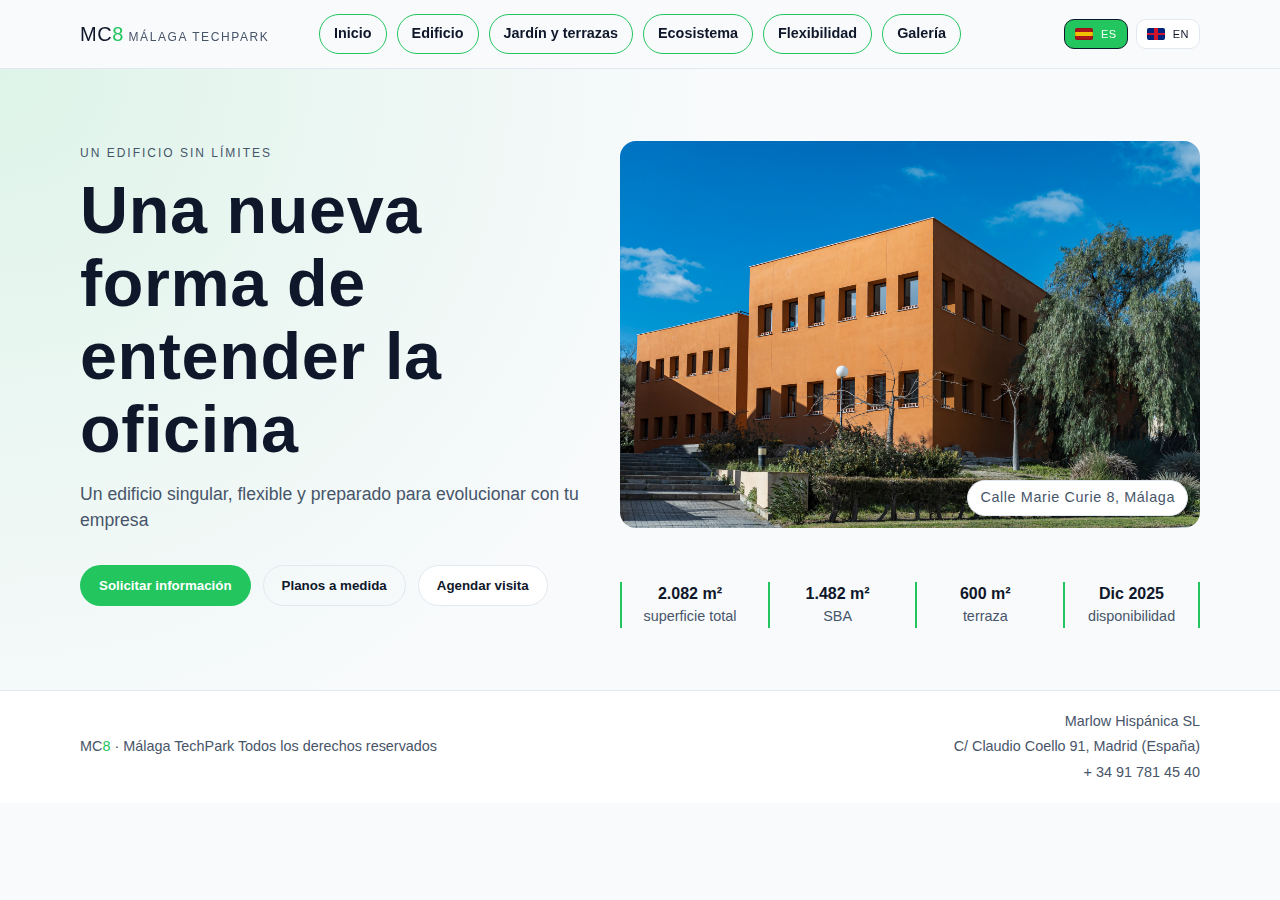
<file: index.html>
﻿<!DOCTYPE html>
<html lang="es">
<head>
  <meta charset="UTF-8" />
  <meta name="viewport" content="width=device-width, initial-scale=1" />
  <title>MC8 · Málaga TechPark — Portada</title>
  <meta name="description" content="Edificio de oficinas premium en Málaga TechPark. Flexibilidad total, bienestar y espacios exteriores" />
  <meta property="og:type" content="website" />
  <meta property="og:title" content="MC8 · Málaga TechPark — Portada" />
  <meta property="og:description" content="Edificio corporativo premium en Málaga TechPark" />
  <meta property="og:image" content="assets/exterior-building-garden_1.jpg" />
  <link rel="stylesheet" href="styles.css" />
</head>
<body>
  <a class="skip-link" href="#main">Saltar al contenido</a>

  <header class="site-header">
  <div class="container header-inner header-three">
    <div class="brand">
      <div class="brand-text">
        <span class="brand-title">MC<span class="brand-accent">8</span></span>
        <span class="brand-subtitle">Málaga TechPark</span>
      </div>
    </div>
    <nav class="top-nav nav-pills" aria-label="Navegación principal">
  <a data-nav data-i18n="nav.home" href="index.html">Inicio</a>
  <a data-nav data-i18n="nav.specs" href="ficha-tecnica.html">Edificio</a>
  <a data-nav data-i18n="nav.garden" href="terrazas.html">Jardín y terrazas</a>
  <a data-nav data-i18n="nav.ecosystem" href="ecosistema.html">Ecosistema</a>
  <a data-nav data-i18n="nav.flex" href="flexibilidad.html">Flexibilidad</a>
  <a data-nav data-i18n="nav.gallery" href="galeria.html">Galería</a>
</nav>
    <nav class="lang-switch" aria-label="Selector de idioma">
      <a href="#es" class="lang-btn" data-lang="es" onclick="setLang('es'); return false;" aria-label="Español">
        <span class="flag flag-es" aria-hidden="true"></span>
        <span class="lang-label">ES</span>
      </a>
      <a href="#en" class="lang-btn" data-lang="en" onclick="setLang('en'); return false;" aria-label="English">
        <span class="flag flag-en" aria-hidden="true"></span>
        <span class="lang-label">EN</span>
      </a>
    </nav>
  </div>
</header>

  <main id="main">
    <section class="hero">
      <div class="container hero-grid">
        <div class="hero-copy">
          <p class="eyebrow" data-i18n="hero.eyebrow">Un edificio sin límites</p>
          <h1 data-i18n="hero.h1">La nueva forma de trabajar en oficina</h1>
          <p class="lead" data-i18n="hero.subline">Un edificio singular, flexible y preparado para evolucionar con tu empresa</p>
          <p class="lead" data-i18n="hero.sub"></p>
          <div class="hero-actions">
  <button type="button" class="btn btn-primary" data-open="lead" data-i18n="hero.cta1">Solicitar información</button>
  <button type="button" class="btn btn-outline" data-open="plans" data-i18n="hero.cta3">Planos a medida</button>
  <button type="button" class="btn btn-secondary" data-open="schedule" data-i18n="hero.cta2">Agendar visita</button>
</div>
          
        </div>
        <div class="hero-media">
          <div class="img-frame hero-img">
            <img id="img-hero" alt="" />
            <div class="img-fallback" aria-hidden="true"></div>
            <p class="hero-address overlay" data-i18n="hero.address">Calle Marie Curie 8, Málaga</p>
          </div>
          <div class="hero-trust hero-trust-right">
            <div class="trust-item">
              <span class="trust-value" data-i18n="hero.trust1.value">2.082 m²</span>
              <span class="trust-label" data-i18n="hero.trust1.label">superficie total</span>
            </div>
            <div class="trust-item">
              <span class="trust-value" data-i18n="hero.trust2.value">1.482 m²</span>
              <span class="trust-label" data-i18n="hero.trust2.label">SBA</span>
            </div>
            <div class="trust-item">
              <span class="trust-value" data-i18n="hero.trust3.value">600 m²</span>
              <span class="trust-label" data-i18n="hero.trust3.label">terraza</span>
            </div>
            <div class="trust-item trust-item-last">
              <span class="trust-value" data-i18n="hero.trust4.value">Dic 2025</span>
              <span class="trust-label" data-i18n="hero.trust4.label">disponibilidad</span>
            </div>
          </div>
        </div>
      </div>
    </section>
  </main>

  <div class="modal" id="plans-modal" aria-hidden="true">
    <div class="modal-backdrop" data-close="plans" aria-hidden="true"></div>
    <div class="modal-card" role="dialog" aria-modal="true" aria-labelledby="plans-title">
      <div class="modal-header">
        <h2 id="plans-title" data-i18n="plans.h2">Solicitar planos a medida</h2>
        <button class="modal-close" type="button" data-close="plans" aria-label="Cerrar">×</button>
      </div>
      <p class="modal-sub" data-i18n="plans.sub">Cuéntanos tu necesidad y te prepararemos una propuesta de planos adaptada</p>
      <form id="plans-form" class="lead-form" novalidate action="https://api.web3forms.com/submit" method="POST">
        <input type="hidden" name="access_key" value="b1f9caaf-3ced-4111-b030-1124ad67f1e0" />
        <input type="checkbox" name="botcheck" style="display:none;">
        <input type="hidden" name="redirect" value="https://web3forms.com/success" />
        <input type="hidden" name="subject" value="MC8 · Planos a medida" />
  <div class="form-grid">
    <label class="field">
      <span data-i18n="plans.name">Nombre y apellidos</span>
      <input name="plans_name" type="text" required />
      <span class="error" data-error-for="plans_name"></span>
    </label>
    <label class="field">
      <span data-i18n="plans.company">Empresa</span>
      <input name="plans_company" type="text" required />
      <span class="error" data-error-for="plans_company"></span>
    </label>
    <label class="field">
      <span data-i18n="plans.role">Cargo en la empresa</span>
      <input name="plans_role" type="text" required />
      <span class="error" data-error-for="plans_role"></span>
    </label>
    <label class="field">
      <span data-i18n="plans.employees">Número estimado de trabajadores</span>
      <input name="plans_employees" type="number" min="1" required />
      <span class="error" data-error-for="plans_employees"></span>
    </label>
    <label class="field">
      <span data-i18n="plans.email">Email corporativo</span>
      <input name="plans_email" type="email" required />
      <span class="error" data-error-for="plans_email"></span>
    </label>
    <label class="field">
      <span data-i18n="plans.phone">Teléfono</span>
      <input name="plans_phone" type="tel" />
    </label>
    <label class="field">
      <span data-i18n="plans.area">m² aproximados</span>
      <input name="plans_area" type="number" min="0" placeholder="m²" />
    </label>
    <label class="field">
      <span data-i18n="plans.date">Fecha objetivo de entrada</span>
      <input name="plans_date" type="date" />
    </label>
    <label class="field">
      <span data-i18n="plans.typology">Tipología de oficinas</span>
      <select name="plans_typology" required>
        <option value="" data-i18n="plans.typologyOpt0">Selecciona</option>
        <option value="meadow" data-i18n="plans.typologyOpt1">Pradera</option>
        <option value="collaborative" data-i18n="plans.typologyOpt2">Colaborativo</option>
        <option value="mixed" data-i18n="plans.typologyOpt3">Mixto</option>
        <option value="private" data-i18n="plans.typologyOpt4">Despachos</option>
      </select>
      <span class="error" data-error-for="plans_typology"></span>
    </label>
    <label class="field full">
      <span data-i18n="plans.needs">Necesidades y uso previsto</span>
      <textarea name="plans_needs" rows="3"></textarea>
    </label>
    <label class="field full checkbox">
      <input name="plans_rgpd" type="checkbox" required />
      <span data-i18n="form.rgpd">Acepto la política de privacidad (RGPD)</span>
      <a href="#" class="inline-link" data-i18n="form.rgpdLink">Ver política</a>
      <span class="error" data-error-for="plans_rgpd"></span>
    </label>
  </div>
  <div class="form-actions">
    <button class="btn btn-primary" type="submit" id="plans-submit">Enviar solicitud</button>
    <span class="form-status" id="plans-status"></span>
  </div>
</form>
    </div>
  </div>

  <div class="modal" id="lead-modal" aria-hidden="true">
    <div class="modal-backdrop" data-close="lead" aria-hidden="true"></div>
    <div class="modal-card" role="dialog" aria-modal="true" aria-labelledby="lead-title">
      <div class="modal-header">
        <h2 id="lead-title" data-i18n="cta.h2">Solicita información y agenda una visita</h2>
        <button class="modal-close" type="button" data-close="lead" aria-label="Cerrar">×</button>
      </div>
      <p class="modal-sub" data-i18n="cta.p1">Te enviamos el dossier completo y te ayudamos a definir la configuración ideal para tu equipo</p>
      <form id="lead-form" class="lead-form" novalidate action="https://api.web3forms.com/submit" method="POST">
        <input type="hidden" name="access_key" value="b8cfc4a4-12a4-46f9-afcc-bbdee8fad9c4" />
        <input type="checkbox" name="botcheck" style="display:none;">
        <input type="hidden" name="redirect" value="https://web3forms.com/success" />
        <input type="hidden" name="subject" value="MC8 · Solicitud de información" />
        <div class="form-grid">
          <label class="field">
            <span data-i18n="form.name">Nombre y apellidos</span>
            <input name="name" type="text" required />
            <span class="error" data-error-for="name"></span>
          </label>
          <label class="field">
            <span data-i18n="form.company">Empresa</span>
            <input name="company" type="text" required />
            <span class="error" data-error-for="company"></span>
          </label>
          <label class="field">
            <span data-i18n="form.email">Email corporativo</span>
            <input name="email" type="email" required />
            <span class="error" data-error-for="email"></span>
          </label>
          <label class="field">
            <span data-i18n="form.phone">Teléfono</span>
            <input name="phone" type="tel" />
          </label>
          <label class="field">
            <span data-i18n="form.area">m² aproximados</span>
            <input name="area" type="number" min="0" placeholder="m²" />
          </label>
          <label class="field">
            <span data-i18n="form.date">Fecha objetivo de entrada</span>
            <input name="date" type="date" />
          </label>
          <label class="field full">
            <span data-i18n="form.message">Mensaje</span>
            <textarea name="message" rows="3"></textarea>
          </label>
          <label class="field full checkbox">
            <input name="rgpd" type="checkbox" required />
            <span data-i18n="form.rgpd">Acepto la política de privacidad (RGPD)</span>
            <a href="#" class="inline-link" data-i18n="form.rgpdLink">Ver política</a>
            <span class="error" data-error-for="rgpd"></span>
          </label>
        </div>
        <div class="form-actions">
          <button class="btn btn-primary" type="submit" id="submit-btn">Enviar solicitud</button>
          <span class="form-status" id="form-status"></span>
        </div>
      </form>
    </div>
  </div>

  <div class="modal" id="schedule-modal" aria-hidden="true">
    <div class="modal-backdrop" data-close="schedule" aria-hidden="true"></div>
    <div class="modal-card" role="dialog" aria-modal="true" aria-labelledby="schedule-title">
      <div class="modal-header">
        <h2 id="schedule-title" data-i18n="schedule.h2">Agendar visita</h2>
        <button class="modal-close" type="button" data-close="schedule" aria-label="Cerrar">×</button>
      </div>
      <p class="modal-sub" data-i18n="schedule.sub">Déjanos tu disponibilidad y organizaremos la visita</p>
      <form id="schedule-form" class="lead-form" novalidate action="https://api.web3forms.com/submit" method="POST">
        <input type="hidden" name="access_key" value="abd6ca4b-7399-4ff0-8ba4-7443220bfe63" />
        <input type="checkbox" name="botcheck" style="display:none;">
        <input type="hidden" name="redirect" value="https://web3forms.com/success" />
        <input type="hidden" name="subject" value="MC8 · Agendar visita" />
        <div class="form-grid">
          <label class="field">
            <span data-i18n="schedule.name">Nombre y apellidos</span>
            <input name="visit_name" type="text" required />
            <span class="error" data-error-for="visit_name"></span>
          </label>
          <label class="field">
            <span data-i18n="schedule.company">Empresa</span>
            <input name="visit_company" type="text" required />
            <span class="error" data-error-for="visit_company"></span>
          </label>
          <label class="field">
            <span data-i18n="schedule.email">Email corporativo</span>
            <input name="visit_email" type="email" required />
            <span class="error" data-error-for="visit_email"></span>
          </label>
          <label class="field">
            <span data-i18n="schedule.phone">Teléfono</span>
            <input name="visit_phone" type="tel" />
          </label>
          <label class="field">
            <span data-i18n="schedule.date">Fecha preferida</span>
            <input id="visit-date" name="visit_date" type="date" required />
            <span class="error" data-error-for="visit_date"></span>
          </label>
          
          <label class="field">
            <span data-i18n="schedule.time">Franja horaria</span>
            <select name="visit_time" required>
              <option value="" data-i18n="schedule.timeOpt0">Selecciona</option>
              <option value="morning" data-i18n="schedule.timeOpt1">Mañana (9:00-12:00)</option>
              <option value="midday" data-i18n="schedule.timeOpt2">Mediodía (12:00-15:00)</option>
              <option value="afternoon" data-i18n="schedule.timeOpt3">Tarde (15:00-18:00)</option>
            </select>
            <span class="error" data-error-for="visit_time"></span>
          </label>
          <label class="field full">
            <span data-i18n="schedule.notes">Notas</span>
            <textarea name="visit_notes" rows="3"></textarea>
          </label>
        </div>
        <div class="form-actions">
          <button class="btn btn-primary" type="submit" id="visit-submit">Enviar solicitud</button>
          <span class="form-status" id="visit-status"></span>
        </div>
      </form>
    </div>
  </div>
  <footer class="site-footer">
    <div class="container footer-inner footer-contact">
      <div>
        <span>MC8 · Málaga TechPark</span>
        <span data-i18n="footer.rights">Todos los derechos reservados</span>
      </div>
      <div class="footer-contact-block">
        <span>Marlow Hispánica SL</span>
        <span>C/ Claudio Coello 91, Madrid (España)</span>
        <span>+ 34 91 781 45 40</span>
      </div>
    </div>
  </footer>

  <script src="main.js?v=20260219b"></script>
</body>
</html>
</file>
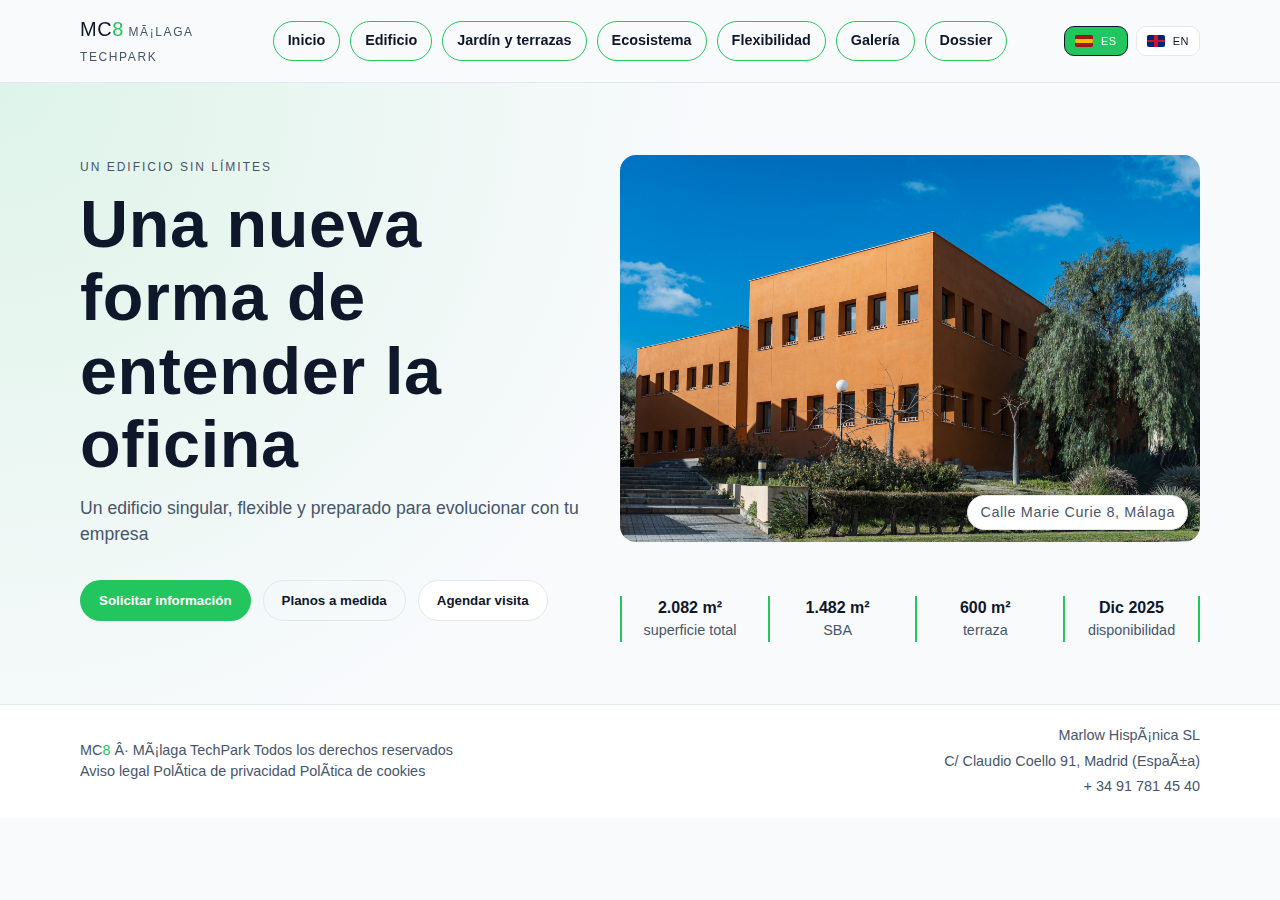
<file: __tmp_index.html>
﻿<!DOCTYPE html>
<html lang="es">
<head>
  <meta charset="UTF-8" />
  <meta name="viewport" content="width=device-width, initial-scale=1" />
  <script id="Cookiebot" src="https://consent.cookiebot.com/uc.js" data-cbid="f527d95b-a9fe-4299-bd27-756fdafb92d5" data-blockingmode="auto" type="text/javascript"></script>
  <script async src="https://www.googletagmanager.com/gtag/js?id=G-ZMSFK3JGKN"></script>
  <script>
    window.dataLayer = window.dataLayer || [];
    function gtag(){dataLayer.push(arguments);}
    gtag('js', new Date());
    gtag('config', 'G-ZMSFK3JGKN');
  </script>
  <link rel="icon" href="/favicon.ico?v=1">
  <title>Oficinas en MÃ¡laga TechPark | MC8 Marie Curie 8</title>
  <meta name="description" content="Alquiler de oficinas premium en Marie Curie 8, MÃ¡laga TechPark. Espacios flexibles, terraza y visitas. Contenido disponible en ES/EN." />
  <link rel="canonical" href="https://mc8malaga.com/index.html" />
  <link rel="alternate" hreflang="es" href="https://mc8malaga.com/index.html#es" />
  <link rel="alternate" hreflang="en" href="https://mc8malaga.com/index.html#en" />
  <link rel="alternate" hreflang="x-default" href="https://mc8malaga.com/index.html" />
  <meta property="og:type" content="website" />
  <meta property="og:url" content="https://mc8malaga.com/index.html" />
  <meta property="og:title" content="Oficinas en MÃ¡laga TechPark | MC8 Marie Curie 8" />
  <meta property="og:description" content="Alquiler de oficinas premium en Marie Curie 8, MÃ¡laga TechPark. Espacios flexibles, terraza y visitas. Contenido disponible en ES/EN." />
  <meta property="og:image" content="https://mc8malaga.com/assets/exterior-building-corner-sky.jpg" />
  <meta name="twitter:card" content="summary_large_image" />
  <meta name="twitter:title" content="Oficinas en MÃ¡laga TechPark | MC8 Marie Curie 8" />
  <meta name="twitter:description" content="Alquiler de oficinas premium en Marie Curie 8, MÃ¡laga TechPark. Espacios flexibles, terraza y visitas. Contenido disponible en ES/EN." />
  <meta name="twitter:image" content="https://mc8malaga.com/assets/exterior-building-corner-sky.jpg" />
  <!-- Google Tag Manager -->
  <script>(function(w,d,s,l,i){w[l]=w[l]||[];w[l].push({'gtm.start':
  new Date().getTime(),event:'gtm.js'});var f=d.getElementsByTagName(s)[0],
  j=d.createElement(s),dl=l!='dataLayer'?'&l='+l:'';j.async=true;j.src=
  'https://www.googletagmanager.com/gtm.js?id='+i+dl;f.parentNode.insertBefore(j,f);
  })(window,document,'script','dataLayer','GTM-N9MNLTCQ');</script>
  <!-- End Google Tag Manager -->
  <link rel="stylesheet" href="styles.css" />
  <script>
    gtag('config', 'AW-17547175482');
  </script>
</head>
<body class="home-page">
  <!-- Google Tag Manager (noscript) -->
  <noscript><iframe src="https://www.googletagmanager.com/ns.html?id=GTM-N9MNLTCQ"
  height="0" width="0" style="display:none;visibility:hidden"></iframe></noscript>
  <!-- End Google Tag Manager (noscript) -->
  <a class="skip-link" href="#main">Saltar al contenido</a>

  <header class="site-header">
  <div class="container header-inner header-three">
    <div class="brand">
      <div class="brand-text">
        <span class="brand-title">MC<span class="brand-accent">8</span></span>
        <span class="brand-subtitle">MÃ¡laga TechPark</span>
      </div>
    </div>
    <nav class="top-nav nav-pills" aria-label="NavegaciÃ³n principal">
  <a data-nav data-i18n="nav.home" href="index.html">Inicio</a>
  <a data-nav data-i18n="nav.specs" href="ficha-tecnica.html">Edificio</a>
  <a data-nav data-i18n="nav.garden" href="terrazas.html">JardÃ­n y terrazas</a>
  <a data-nav data-i18n="nav.ecosystem" href="ecosistema.html">Ecosistema</a>
  <a data-nav data-i18n="nav.flex" href="flexibilidad.html">Flexibilidad</a>
  <a data-nav data-i18n="nav.gallery" href="galeria.html">GalerÃ­a</a>
  <a data-nav data-i18n="nav.dossier" href="dossier.html">Dossier</a>
</nav>
    <nav class="lang-switch" aria-label="Selector de idioma">
      <a href="#es" class="lang-btn" data-lang="es" onclick="setLang('es'); return false;" aria-label="EspaÃ±ol">
        <span class="flag flag-es" aria-hidden="true"></span>
        <span class="lang-label">ES</span>
      </a>
      <a href="#en" class="lang-btn" data-lang="en" onclick="setLang('en'); return false;" aria-label="English">
        <span class="flag flag-en" aria-hidden="true"></span>
        <span class="lang-label">EN</span>
      </a>
    </nav>
  </div>
</header>

  <main id="main">
    <section class="hero">
      <div class="container hero-grid">
        <div class="hero-copy">
          <p class="eyebrow" data-i18n="hero.eyebrow">Un edificio sin lÃ­mites</p>
          <h1 data-i18n="hero.h1">La nueva forma de trabajar en oficina</h1>
          <p class="lead" data-i18n="hero.subline">Un edificio singular, flexible y preparado para evolucionar con tu empresa</p>
          <p class="lead" data-i18n="hero.sub"></p>
          <div class="hero-actions">
  <button type="button" class="btn btn-primary" data-open="lead" data-i18n="hero.cta1">Solicitar informaciÃ³n</button>
  <button type="button" class="btn btn-outline" data-open="plans" data-i18n="hero.cta3">Planos a medida</button>
  <button type="button" class="btn btn-secondary" data-open="schedule" data-i18n="hero.cta2">Agendar visita</button>
</div>
          
        </div>
        <div class="hero-media">
          <div class="img-frame hero-img">
            <img id="img-hero" alt="" />
            <div class="img-fallback" aria-hidden="true"></div>
            <p class="hero-address overlay" data-i18n="hero.address">Calle Marie Curie 8, MÃ¡laga</p>
          </div>
          <div class="hero-trust hero-trust-right">
            <div class="trust-item">
              <span class="trust-value" data-i18n="hero.trust1.value">2.082 mÂ²</span>
              <span class="trust-label" data-i18n="hero.trust1.label">superficie total</span>
            </div>
            <div class="trust-item">
              <span class="trust-value" data-i18n="hero.trust2.value">1.482 mÂ²</span>
              <span class="trust-label" data-i18n="hero.trust2.label">SBA</span>
            </div>
            <div class="trust-item">
              <span class="trust-value" data-i18n="hero.trust3.value">600 mÂ²</span>
              <span class="trust-label" data-i18n="hero.trust3.label">terraza</span>
            </div>
            <div class="trust-item trust-item-last">
              <span class="trust-value" data-i18n="hero.trust4.value">Dic 2025</span>
              <span class="trust-label" data-i18n="hero.trust4.label">disponibilidad</span>
            </div>
          </div>
        </div>
      </div>
    </section>
  </main>

  <div class="modal" id="plans-modal" aria-hidden="true">
    <div class="modal-backdrop" data-close="plans" aria-hidden="true"></div>
    <div class="modal-card" role="dialog" aria-modal="true" aria-labelledby="plans-title">
      <div class="modal-header">
        <h2 id="plans-title" data-i18n="plans.h2">Solicitar planos a medida</h2>
        <button class="modal-close" type="button" data-close="plans" aria-label="Cerrar">&times;</button>
      </div>
      <p class="modal-sub" data-i18n="plans.sub">CuÃ©ntanos tu necesidad y te prepararemos una propuesta de planos adaptada</p>
      <form id="plans-form" class="lead-form" novalidate action="https://api.web3forms.com/submit" method="POST">
        <input type="hidden" name="access_key" value="b1f9caaf-3ced-4111-b030-1124ad67f1e0" />
        <input type="hidden" name="redirect" value="/gracias.html" />
  <div class="form-grid">
    <label class="field">
      <span data-i18n="plans.name">Nombre y apellidos</span>
      <input name="plans_name" type="text" required />
      <span class="error" data-error-for="plans_name"></span>
    </label>
    <label class="field">
      <span data-i18n="plans.company">Empresa</span>
      <input name="plans_company" type="text" required />
      <span class="error" data-error-for="plans_company"></span>
    </label>
    <label class="field">
      <span data-i18n="plans.role">Cargo en la empresa</span>
      <input name="plans_role" type="text" required />
      <span class="error" data-error-for="plans_role"></span>
    </label>
    <label class="field">
      <span data-i18n="plans.employees">NÃºmero estimado de trabajadores</span>
      <input name="plans_employees" type="number" min="1" required />
      <span class="error" data-error-for="plans_employees"></span>
    </label>
    <label class="field">
      <span data-i18n="plans.email">Email profesional</span>
      <input name="plans_email" type="email" required title="Introduce un email corporativo vÃ¡lido" />
      <span class="error" data-error-for="plans_email"></span>
    </label>
    <label class="field">
      <span data-i18n="plans.phone">TelÃ©fono</span>
      <input name="plans_phone" type="tel" required pattern="[+0-9()\s-]{7,}" title="Introduce un telÃ©fono vÃ¡lido (mÃ­nimo 7 caracteres)" autocomplete="tel" />
      <span class="error" data-error-for="plans_phone"></span>
    </label>
    <label class="field">
      <span data-i18n="plans.area">mÂ² aproximados</span>
      <input name="plans_area" type="number" min="0" placeholder="mÂ²" />
    </label>
    <label class="field">
      <span data-i18n="plans.date">Fecha objetivo de entrada</span>
      <input name="plans_date" type="date" />
    </label>
    <label class="field">
      <span data-i18n="plans.typology">TipologÃ­a de oficinas</span>
      <select name="plans_typology" required>
        <option value="" data-i18n="plans.typologyOpt0">Selecciona</option>
        <option value="meadow" data-i18n="plans.typologyOpt1">Pradera</option>
        <option value="collaborative" data-i18n="plans.typologyOpt2">Colaborativo</option>
        <option value="mixed" data-i18n="plans.typologyOpt3">Mixto</option>
        <option value="private" data-i18n="plans.typologyOpt4">Despachos</option>
      </select>
      <span class="error" data-error-for="plans_typology"></span>
    </label>
    <label class="field full">
      <span data-i18n="plans.needs">Necesidades y uso previsto</span>
      <textarea name="plans_needs" rows="3"></textarea>
    </label>
    <label class="field full checkbox">
      <input name="plans_rgpd" type="checkbox" required />
      <span data-i18n="form.rgpd">Acepto la polÃ­tica de privacidad (RGPD)</span>
      <a href="/politica-privacidad.html" target="_blank" rel="noopener" class="inline-link" data-i18n="form.rgpdLink">Ver polÃ­tica</a>
      <span class="error" data-error-for="plans_rgpd"></span>
    </label>
        </div>
        <div class="form-actions">
          <button class="btn btn-primary" type="submit" id="plans-submit">Enviar solicitud</button>
          <span class="form-status" id="plans-status"></span>
        </div>
</form>
    </div>
  </div>

  <div class="modal" id="lead-modal" aria-hidden="true">
    <div class="modal-backdrop" data-close="lead" aria-hidden="true"></div>
    <div class="modal-card" role="dialog" aria-modal="true" aria-labelledby="lead-title">
      <div class="modal-header">
        <h2 id="lead-title" data-i18n="cta.h2">Solicita informaciÃ³n y agenda una visita</h2>
        <button class="modal-close" type="button" data-close="lead" aria-label="Cerrar">&times;</button>
      </div>
      <p class="modal-sub" data-i18n="cta.p1">Te enviamos el dossier completo y te ayudamos a definir la configuraciÃ³n ideal para tu equipo</p>
      <form id="lead-form" class="lead-form" novalidate action="https://api.web3forms.com/submit" method="POST">
        <input type="hidden" name="access_key" value="b8cfc4a4-12a4-46f9-afcc-bbdee8fad9c4" />
        <input type="hidden" name="redirect" value="/gracias.html" />
        <div class="form-grid">
          <label class="field">
            <span data-i18n="form.name">Nombre y apellidos</span>
            <input name="name" type="text" required />
            <span class="error" data-error-for="name"></span>
          </label>
          <label class="field">
            <span data-i18n="form.company">Empresa</span>
            <input name="company" type="text" required />
            <span class="error" data-error-for="company"></span>
          </label>
          <label class="field">
            <span data-i18n="form.email">Email profesional</span>
            <input name="email" type="email" required title="Introduce un email corporativo vÃ¡lido" />
            <span class="error" data-error-for="email"></span>
          </label>
          <label class="field">
            <span data-i18n="form.phone">TelÃ©fono</span>
            <input name="phone" type="tel" required pattern="[+0-9()\s-]{7,}" title="Introduce un telÃ©fono vÃ¡lido (mÃ­nimo 7 caracteres)" autocomplete="tel" />
            <span class="error" data-error-for="phone"></span>
          </label>
          <label class="field">
            <span data-i18n="form.area">mÂ² aproximados</span>
            <input name="area" type="number" min="0" placeholder="mÂ²" />
          </label>
          <label class="field">
            <span data-i18n="form.date">Fecha objetivo de entrada</span>
            <input name="date" type="date" />
          </label>
          <label class="field full">
            <span data-i18n="form.message">Mensaje</span>
            <textarea name="message" rows="3"></textarea>
          </label>
          <label class="field full checkbox">
            <input name="rgpd" type="checkbox" required />
            <span data-i18n="form.rgpd">Acepto la polÃ­tica de privacidad (RGPD)</span>
            <a href="/politica-privacidad.html" target="_blank" rel="noopener" class="inline-link" data-i18n="form.rgpdLink">Ver polÃ­tica</a>
            <span class="error" data-error-for="rgpd"></span>
          </label>
        </div>
        <div class="form-actions">
          <button class="btn btn-primary" type="submit" id="submit-btn">Enviar solicitud</button>
          <span class="form-status" id="form-status"></span>
        </div>
      </form>
    </div>
  </div>

  <div class="modal" id="schedule-modal" aria-hidden="true">
    <div class="modal-backdrop" data-close="schedule" aria-hidden="true"></div>
    <div class="modal-card" role="dialog" aria-modal="true" aria-labelledby="schedule-title">
      <div class="modal-header">
        <h2 id="schedule-title" data-i18n="schedule.h2">Agendar visita</h2>
        <button class="modal-close" type="button" data-close="schedule" aria-label="Cerrar">&times;</button>
      </div>
      <p class="modal-sub" data-i18n="schedule.sub">DÃ©janos tu disponibilidad y organizaremos la visita</p>
      <form id="schedule-form" class="lead-form" novalidate action="https://api.web3forms.com/submit" method="POST">
        <input type="hidden" name="access_key" value="abd6ca4b-7399-4ff0-8ba4-7443220bfe63" />
        <input type="hidden" name="redirect" value="/gracias.html" />
        <div class="form-grid">
          <label class="field">
            <span data-i18n="schedule.name">Nombre y apellidos</span>
            <input name="visit_name" type="text" required />
            <span class="error" data-error-for="visit_name"></span>
          </label>
          <label class="field">
            <span data-i18n="schedule.company">Empresa</span>
            <input name="visit_company" type="text" required />
            <span class="error" data-error-for="visit_company"></span>
          </label>
          <label class="field">
            <span data-i18n="schedule.email">Email profesional</span>
            <input name="visit_email" type="email" required title="Introduce un email corporativo vÃ¡lido" />
            <span class="error" data-error-for="visit_email"></span>
          </label>
          <label class="field">
            <span data-i18n="schedule.phone">TelÃ©fono</span>
            <input name="visit_phone" type="tel" required pattern="[+0-9()\s-]{7,}" title="Introduce un telÃ©fono vÃ¡lido (mÃ­nimo 7 caracteres)" autocomplete="tel" />
            <span class="error" data-error-for="visit_phone"></span>
          </label>
          <label class="field">
            <span data-i18n="schedule.date">Fecha preferida</span>
            <input id="visit-date" name="visit_date" type="date" required />
            <span class="error" data-error-for="visit_date"></span>
          </label>
          
          <label class="field">
            <span data-i18n="schedule.time">Franja horaria</span>
            <select name="visit_time" required>
              <option value="" data-i18n="schedule.timeOpt0">Selecciona</option>
              <option value="morning" data-i18n="schedule.timeOpt1">MaÃ±ana (9:00-12:00)</option>
              <option value="midday" data-i18n="schedule.timeOpt2">MediodÃ­a (12:00-15:00)</option>
              <option value="afternoon" data-i18n="schedule.timeOpt3">Tarde (15:00-18:00)</option>
            </select>
            <span class="error" data-error-for="visit_time"></span>
          </label>
          <label class="field full">
            <span data-i18n="schedule.notes">Notas</span>
            <textarea name="visit_notes" rows="3"></textarea>
          </label>
        </div>
        <div class="form-actions">
          <button class="btn btn-primary" type="submit" id="visit-submit">Enviar solicitud</button>
          <span class="form-status" id="visit-status"></span>
        </div>
      </form>
    </div>
  </div>
  <footer class="site-footer">
    <div class="container footer-inner footer-contact">
      <div class="footer-brand">
        <span>MC8 Â· MÃ¡laga TechPark</span>
        <span data-i18n="footer.rights">Todos los derechos reservados</span>
        <nav class="footer-legal" aria-label="InformaciÃ³n legal">
          <a href="aviso-legal.html">Aviso legal</a>
          <a href="politica-privacidad.html">PolÃ­tica de privacidad</a>
          <a href="politica-cookies.html">PolÃ­tica de cookies</a>
        </nav>
      </div>
      <div class="footer-contact-block">
        <span>Marlow HispÃ¡nica SL</span>
        <span>C/ Claudio Coello 91, Madrid (EspaÃ±a)</span>
        <span>+ 34 91 781 45 40</span>
      </div>
    </div>
  </footer>

  <script src="main.js?v=20260302a"></script>
</body>
</html>
</file>
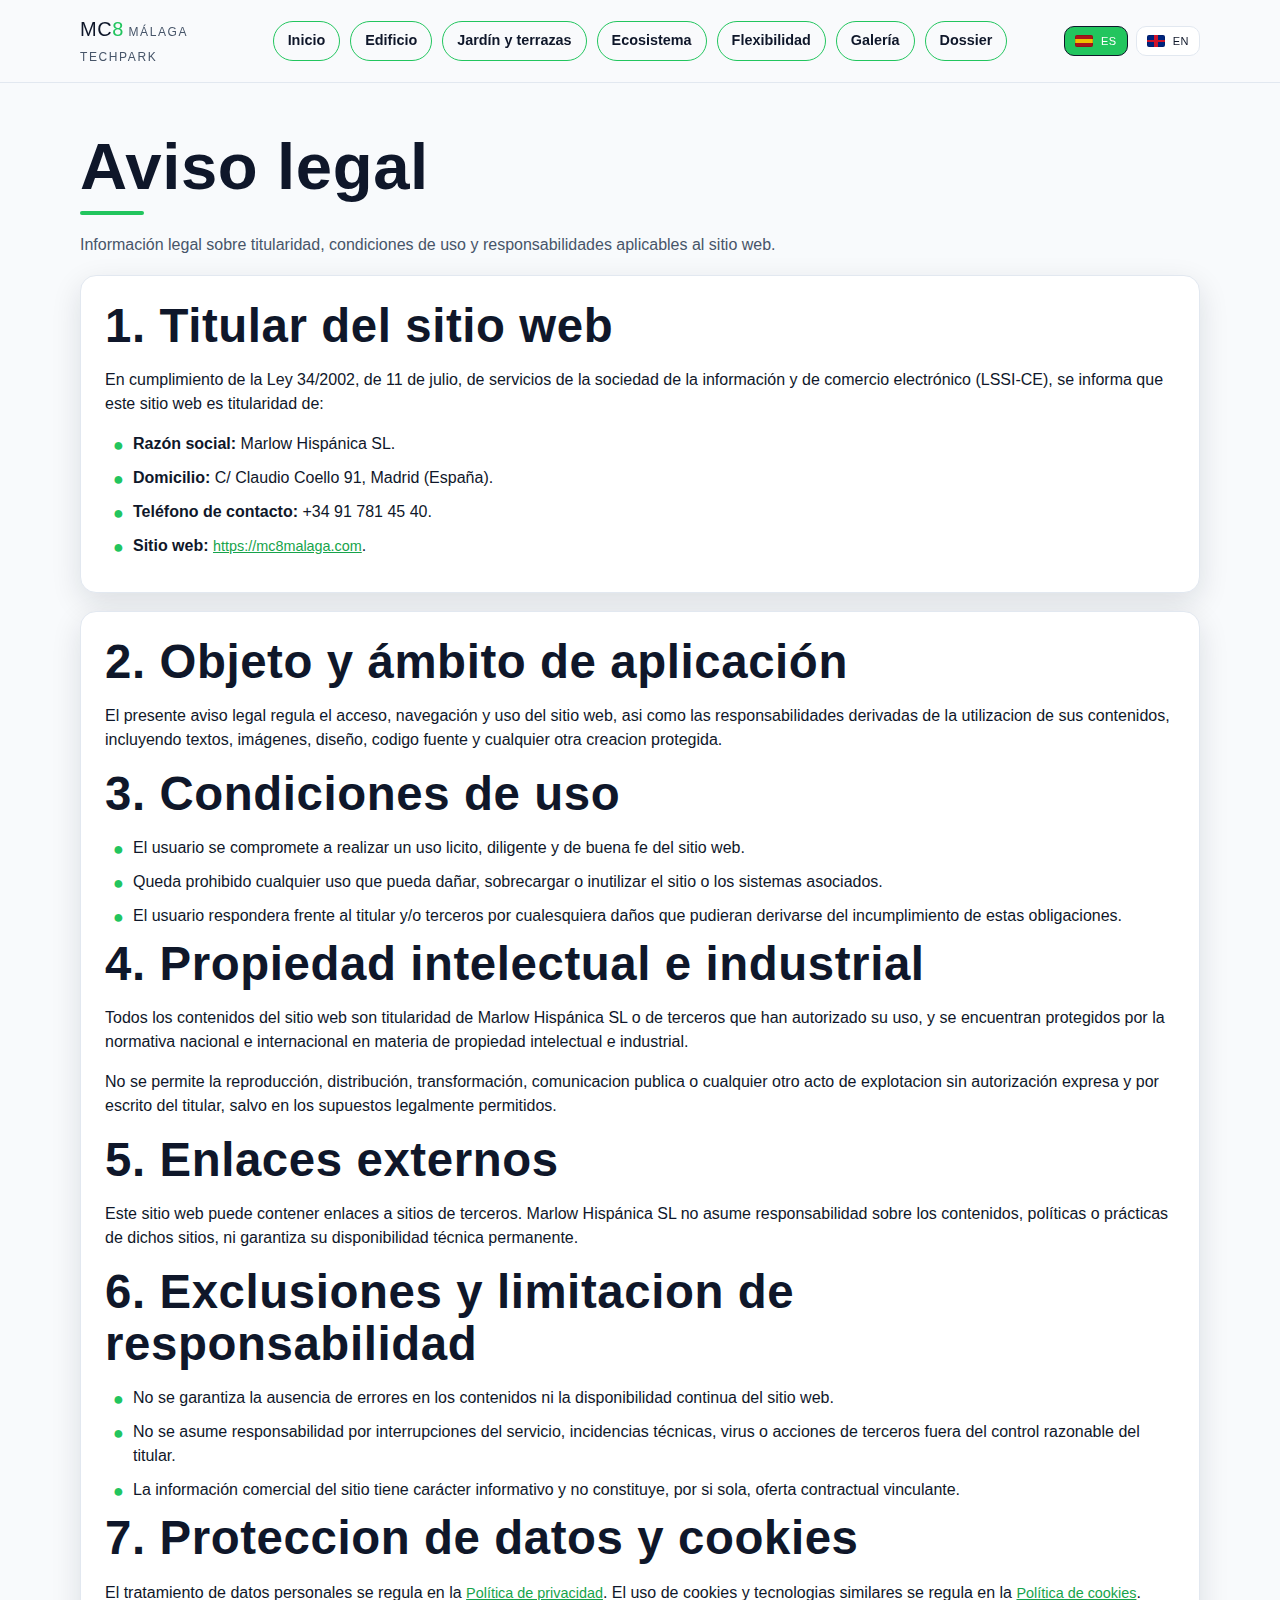
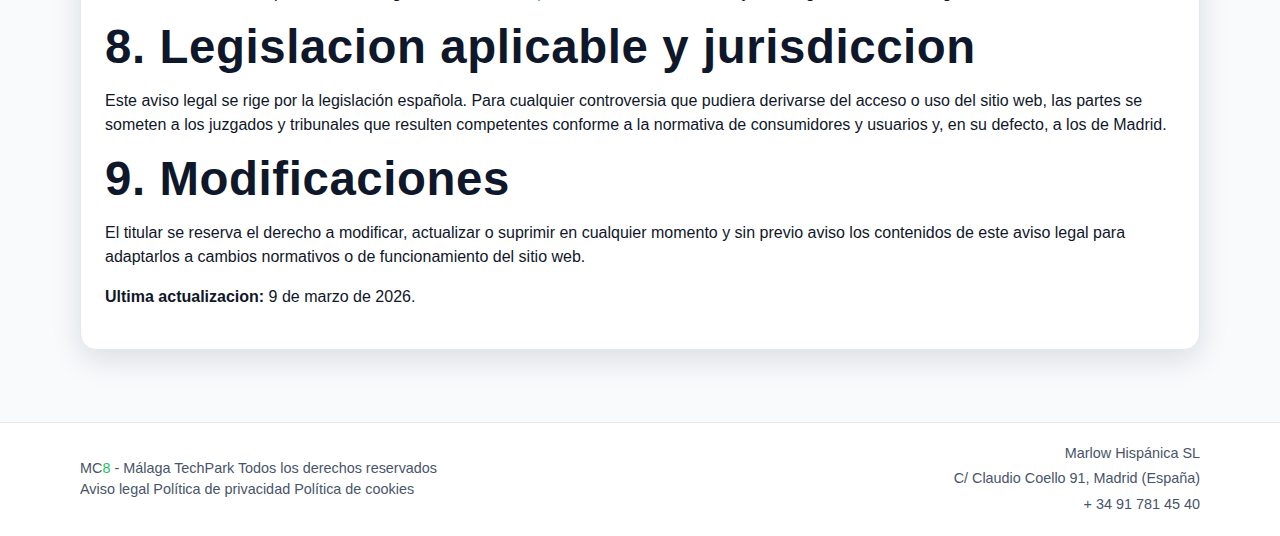
<file: aviso-legal.html>
﻿<!DOCTYPE html>
<html lang="es">
<head>
  <meta charset="UTF-8" />
  <meta name="viewport" content="width=device-width, initial-scale=1" />
  <script id="Cookiebot" src="https://consent.cookiebot.com/uc.js" data-cbid="f527d95b-a9fe-4299-bd27-756fdafb92d5" data-blockingmode="auto" type="text/javascript"></script>
  <script async src="https://www.googletagmanager.com/gtag/js?id=G-ZMSFK3JGKN"></script>
  <script>
    window.dataLayer = window.dataLayer || [];
    function gtag(){dataLayer.push(arguments);}
    gtag('js', new Date());
    gtag('config', 'G-ZMSFK3JGKN');
  </script>
  <link rel="icon" href="/favicon.ico?v=1">
  <title>Aviso legal | MC8 Málaga TechPark</title>
  <meta name="description" content="Aviso legal del sitio web MC8 Málaga TechPark: condiciones de uso, titularidad, propiedad intelectual y limitación de responsabilidad." />
  <link rel="canonical" href="https://mc8malaga.com/aviso-legal.html" />
  <link rel="alternate" hreflang="es" href="https://mc8malaga.com/aviso-legal.html#es" />
  <link rel="alternate" hreflang="en" href="https://mc8malaga.com/aviso-legal.html#en" />
  <link rel="alternate" hreflang="x-default" href="https://mc8malaga.com/aviso-legal.html" />
  <meta property="og:type" content="website" />
  <meta property="og:url" content="https://mc8malaga.com/aviso-legal.html" />
  <meta property="og:title" content="Aviso legal | MC8 Málaga TechPark" />
  <meta property="og:description" content="Condiciones de uso y marco legal del sitio web MC8 Málaga TechPark." />
  <meta property="og:image" content="https://mc8malaga.com/assets/exterior-building-corner-sky.jpg" />
  <meta name="twitter:card" content="summary_large_image" />
  <meta name="twitter:title" content="Aviso legal | MC8 Málaga TechPark" />
  <meta name="twitter:description" content="Condiciones de uso y marco legal del sitio web MC8 Málaga TechPark." />
  <meta name="twitter:image" content="https://mc8malaga.com/assets/exterior-building-corner-sky.jpg" />
  <!-- Google Tag Manager -->
  <script>(function(w,d,s,l,i){w[l]=w[l]||[];w[l].push({'gtm.start':
  new Date().getTime(),event:'gtm.js'});var f=d.getElementsByTagName(s)[0],
  j=d.createElement(s),dl=l!='dataLayer'?'&l='+l:'';j.async=true;j.src=
  'https://www.googletagmanager.com/gtm.js?id='+i+dl;f.parentNode.insertBefore(j,f);
  })(window,document,'script','dataLayer','GTM-N9MNLTCQ');</script>
  <!-- End Google Tag Manager -->
  <link rel="stylesheet" href="styles.css" />
  <script>
    gtag('config', 'AW-17547175482');
  </script>
</head>
<body class="page-internal">
  <!-- Google Tag Manager (noscript) -->
  <noscript><iframe src="https://www.googletagmanager.com/ns.html?id=GTM-N9MNLTCQ"
  height="0" width="0" style="display:none;visibility:hidden"></iframe></noscript>
  <!-- End Google Tag Manager (noscript) -->
  <a class="skip-link" href="#main">Saltar al contenido</a>

  <header class="site-header">
    <div class="container header-inner header-three">
      <div class="brand">
        <div class="brand-text">
          <span class="brand-title">MC<span class="brand-accent">8</span></span>
          <span class="brand-subtitle">Málaga TechPark</span>
        </div>
      </div>
      <nav class="top-nav nav-pills" aria-label="Navegación principal">
        <a data-nav data-i18n="nav.home" href="index.html">Inicio</a>
        <a data-nav data-i18n="nav.specs" href="ficha-tecnica.html">Edificio</a>
        <a data-nav data-i18n="nav.garden" href="terrazas.html">Jardín y terrazas</a>
        <a data-nav data-i18n="nav.ecosystem" href="ecosistema.html">Ecosistema</a>
        <a data-nav data-i18n="nav.flex" href="flexibilidad.html">Flexibilidad</a>
        <a data-nav data-i18n="nav.gallery" href="galeria.html">Galería</a>
        <a data-nav data-i18n="nav.dossier" href="dossier.html">Dossier</a>
      </nav>
      <nav class="lang-switch" aria-label="Selector de idioma">
        <a href="#es" class="lang-btn" data-lang="es" onclick="setLang('es'); return false;" aria-label="Español">
          <span class="flag flag-es" aria-hidden="true"></span>
          <span class="lang-label">ES</span>
        </a>
        <a href="#en" class="lang-btn" data-lang="en" onclick="setLang('en'); return false;" aria-label="English">
          <span class="flag flag-en" aria-hidden="true"></span>
          <span class="lang-label">EN</span>
        </a>
      </nav>
    </div>
  </header>

  <main id="main">
    <section class="section">
      <div class="container">
        <div class="building-intro">
          <h1 class="page-title">Aviso legal</h1>
          <p class="section-lead">Información legal sobre titularidad, condiciones de uso y responsabilidades aplicables al sitio web.</p>
        </div>

        <article class="media-card" style="margin-top: 18px;">
          <div class="media-body">
            <h2>1. Titular del sitio web</h2>
            <p>En cumplimiento de la Ley 34/2002, de 11 de julio, de servicios de la sociedad de la información y de comercio electrónico (LSSI-CE), se informa que este sitio web es titularidad de:</p>
            <ul class="list-check">
              <li><strong>Razón social:</strong> Marlow Hispánica SL.</li>
              <li><strong>Domicilio:</strong> C/ Claudio Coello 91, Madrid (España).</li>
              <li><strong>Teléfono de contacto:</strong> +34 91 781 45 40.</li>
              <li><strong>Sitio web:</strong> <a class="inline-link" href="https://mc8malaga.com">https://mc8malaga.com</a>.</li>
            </ul>
          </div>
        </article>

        <article class="media-card" style="margin-top: 18px;">
          <div class="media-body">
            <h2>2. Objeto y ámbito de aplicación</h2>
            <p>El presente aviso legal regula el acceso, navegación y uso del sitio web, asi como las responsabilidades derivadas de la utilizacion de sus contenidos, incluyendo textos, imágenes, diseño, codigo fuente y cualquier otra creacion protegida.</p>

            <h2>3. Condiciones de uso</h2>
            <ul class="list-check">
              <li>El usuario se compromete a realizar un uso licito, diligente y de buena fe del sitio web.</li>
              <li>Queda prohibido cualquier uso que pueda dañar, sobrecargar o inutilizar el sitio o los sistemas asociados.</li>
              <li>El usuario respondera frente al titular y/o terceros por cualesquiera daños que pudieran derivarse del incumplimiento de estas obligaciones.</li>
            </ul>

            <h2>4. Propiedad intelectual e industrial</h2>
            <p>Todos los contenidos del sitio web son titularidad de Marlow Hispánica SL o de terceros que han autorizado su uso, y se encuentran protegidos por la normativa nacional e internacional en materia de propiedad intelectual e industrial.</p>
            <p>No se permite la reproducción, distribución, transformación, comunicacion publica o cualquier otro acto de explotacion sin autorización expresa y por escrito del titular, salvo en los supuestos legalmente permitidos.</p>

            <h2>5. Enlaces externos</h2>
            <p>Este sitio web puede contener enlaces a sitios de terceros. Marlow Hispánica SL no asume responsabilidad sobre los contenidos, políticas o prácticas de dichos sitios, ni garantiza su disponibilidad técnica permanente.</p>

            <h2>6. Exclusiones y limitacion de responsabilidad</h2>
            <ul class="list-check">
              <li>No se garantiza la ausencia de errores en los contenidos ni la disponibilidad continua del sitio web.</li>
              <li>No se asume responsabilidad por interrupciones del servicio, incidencias técnicas, virus o acciones de terceros fuera del control razonable del titular.</li>
              <li>La información comercial del sitio tiene carácter informativo y no constituye, por si sola, oferta contractual vinculante.</li>
            </ul>

            <h2>7. Proteccion de datos y cookies</h2>
            <p>El tratamiento de datos personales se regula en la <a class="inline-link" href="politica-privacidad.html">Política de privacidad</a>. El uso de cookies y tecnologias similares se regula en la <a class="inline-link" href="politica-cookies.html">Política de cookies</a>.</p>

            <h2>8. Legislacion aplicable y jurisdiccion</h2>
            <p>Este aviso legal se rige por la legislación española. Para cualquier controversia que pudiera derivarse del acceso o uso del sitio web, las partes se someten a los juzgados y tribunales que resulten competentes conforme a la normativa de consumidores y usuarios y, en su defecto, a los de Madrid.</p>

            <h2>9. Modificaciones</h2>
            <p>El titular se reserva el derecho a modificar, actualizar o suprimir en cualquier momento y sin previo aviso los contenidos de este aviso legal para adaptarlos a cambios normativos o de funcionamiento del sitio web.</p>
            <p><strong>Ultima actualizacion:</strong> 9 de marzo de 2026.</p>
          </div>
        </article>
      </div>
    </section>
  </main>

  <footer class="site-footer">
    <div class="container footer-inner footer-contact">
      <div class="footer-brand">
        <span>MC8 - Málaga TechPark</span>
        <span data-i18n="footer.rights">Todos los derechos reservados</span>
        <nav class="footer-legal" aria-label="Información legal">
          <a href="aviso-legal.html">Aviso legal</a>
          <a href="politica-privacidad.html">Política de privacidad</a>
          <a href="politica-cookies.html">Política de cookies</a>
        </nav>
      </div>
      <div class="footer-contact-block">
        <span>Marlow Hispánica SL</span>
        <span>C/ Claudio Coello 91, Madrid (España)</span>
        <span>+ 34 91 781 45 40</span>
      </div>
    </div>
  </footer>

  <script src="main.js?v=20260302a"></script>
</body>
</html>
</file>
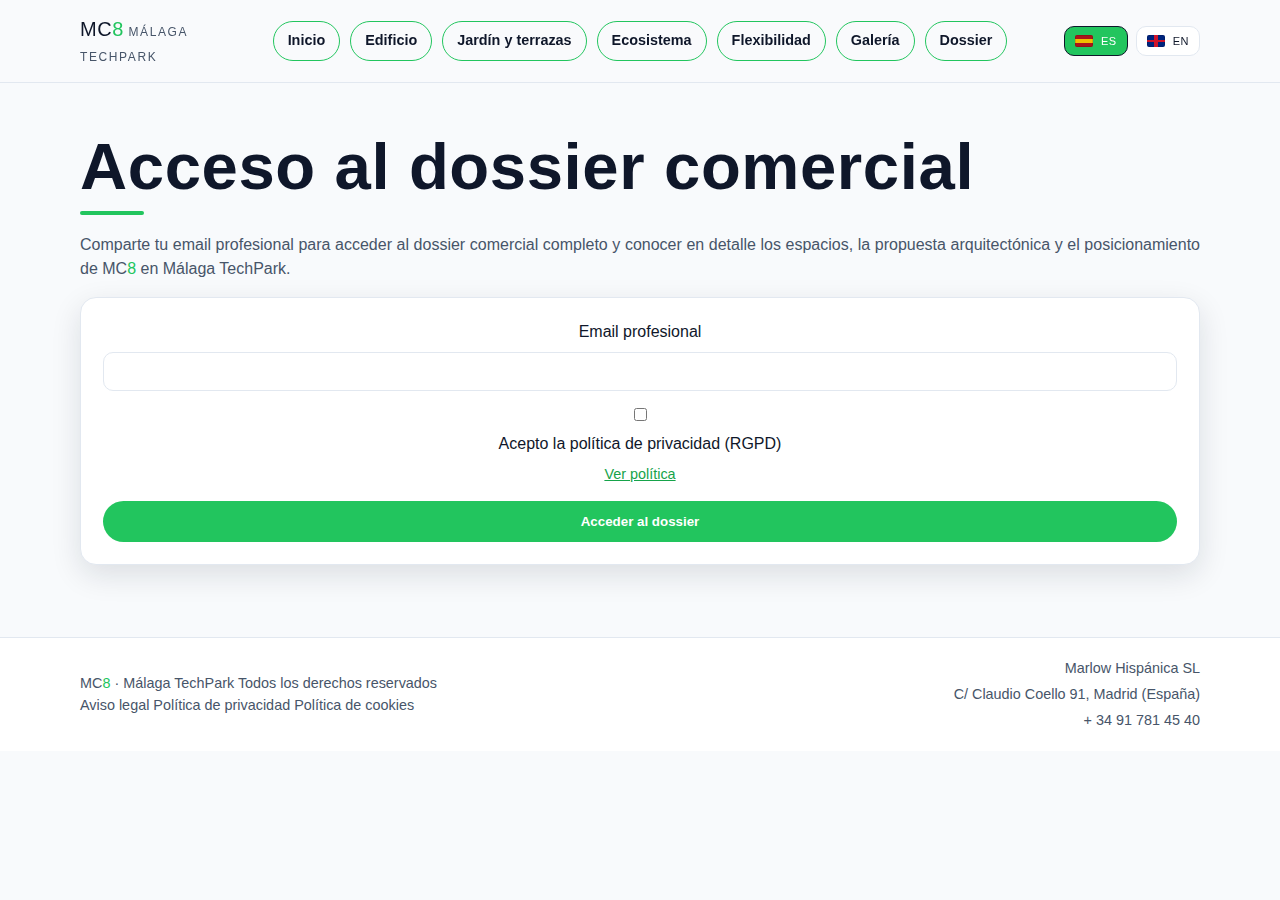
<file: dossier.html>
<!DOCTYPE html>
<html lang="es">
<head>
  <meta charset="UTF-8" />
  <meta name="viewport" content="width=device-width, initial-scale=1" />
  <link rel="icon" href="/favicon.ico?v=1">
  <title>Dossier comercial | MC8 Málaga TechPark</title>
  <meta name="description" content="Solicita acceso al dossier comercial de MC8 en Málaga TechPark. Completa tu email profesional y descarga la documentación completa del inmueble." />
  <link rel="canonical" href="https://mc8malaga.com/dossier.html" />
  <link rel="alternate" hreflang="es" href="https://mc8malaga.com/dossier.html#es" />
  <link rel="alternate" hreflang="en" href="https://mc8malaga.com/dossier.html#en" />
  <link rel="alternate" hreflang="x-default" href="https://mc8malaga.com/dossier.html" />
  <meta property="og:type" content="website" />
  <meta property="og:url" content="https://mc8malaga.com/dossier.html" />
  <meta property="og:title" content="Dossier comercial | MC8 Málaga TechPark" />
  <meta property="og:description" content="Accede al dossier comercial de MC8 con un registro rápido de email profesional." />
  <meta property="og:image" content="https://mc8malaga.com/assets/exterior-building-corner-sky.jpg" />
  <meta name="twitter:card" content="summary_large_image" />
  <meta name="twitter:title" content="Dossier comercial | MC8 Málaga TechPark" />
  <meta name="twitter:description" content="Solicita acceso al dossier comercial de MC8 en Málaga TechPark." />
  <meta name="twitter:image" content="https://mc8malaga.com/assets/exterior-building-corner-sky.jpg" />
  <!-- Google Tag Manager -->
  <script>(function(w,d,s,l,i){w[l]=w[l]||[];w[l].push({'gtm.start':
  new Date().getTime(),event:'gtm.js'});var f=d.getElementsByTagName(s)[0],
  j=d.createElement(s),dl=l!='dataLayer'?'&l='+l:'';j.async=true;j.src=
  'https://www.googletagmanager.com/gtm.js?id='+i+dl;f.parentNode.insertBefore(j,f);
  })(window,document,'script','dataLayer','GTM-N9MNLTCQ');</script>
  <!-- End Google Tag Manager -->
  <link rel="stylesheet" href="styles.css" />
  <script async src="https://www.googletagmanager.com/gtag/js?id=AW-17547175482"></script>
  <script>
    window.dataLayer = window.dataLayer || [];
    function gtag(){dataLayer.push(arguments);}
    gtag('js', new Date());
    gtag('config', 'AW-17547175482');
  </script>
</head>
<body class="page-internal">
  <!-- Google Tag Manager (noscript) -->
  <noscript><iframe src="https://www.googletagmanager.com/ns.html?id=GTM-N9MNLTCQ"
  height="0" width="0" style="display:none;visibility:hidden"></iframe></noscript>
  <!-- End Google Tag Manager (noscript) -->
  <a class="skip-link" href="#main">Saltar al contenido</a>
  <header class="site-header">
    <div class="container header-inner header-three">
      <div class="brand">
        <div class="brand-text">
          <span class="brand-title">MC<span class="brand-accent">8</span></span>
          <span class="brand-subtitle">Málaga TechPark</span>
        </div>
      </div>
      <nav class="top-nav nav-pills" aria-label="Navegación principal">
        <a data-nav data-i18n="nav.home" href="index.html">Inicio</a>
        <a data-nav data-i18n="nav.specs" href="ficha-tecnica.html">Edificio</a>
        <a data-nav data-i18n="nav.garden" href="terrazas.html">Jardín y terrazas</a>
        <a data-nav data-i18n="nav.ecosystem" href="ecosistema.html">Ecosistema</a>
        <a data-nav data-i18n="nav.flex" href="flexibilidad.html">Flexibilidad</a>
        <a data-nav data-i18n="nav.gallery" href="galeria.html">Galería</a>
        <a data-nav data-i18n="nav.dossier" href="dossier.html">Dossier</a>
      </nav>
      <nav class="lang-switch" aria-label="Selector de idioma">
        <a href="#es" class="lang-btn" data-lang="es" onclick="setLang('es'); return false;" aria-label="Español">
          <span class="flag flag-es" aria-hidden="true"></span>
          <span class="lang-label">ES</span>
        </a>
        <a href="#en" class="lang-btn" data-lang="en" onclick="setLang('en'); return false;" aria-label="English">
          <span class="flag flag-en" aria-hidden="true"></span>
          <span class="lang-label">EN</span>
        </a>
      </nav>
    </div>
  </header>

  <main id="main">
    <section class="section">
      <div class="container">
        <div class="building-intro page-hero">
          <h1 class="page-title">Acceso al dossier comercial</h1>
          <p class="section-lead">
            Comparte tu email profesional para acceder al dossier comercial completo y conocer en detalle los espacios, la propuesta arquitectónica y el posicionamiento de MC8 en Málaga TechPark.
          </p>
        </div>

        <form class="lead-form dossier-form" action="https://api.web3forms.com/submit" method="POST">
          <input type="hidden" name="access_key" value="b8cfc4a4-12a4-46f9-afcc-bbdee8fad9c4" />
          <input type="hidden" name="redirect" value="/gracias-dossier.html" />
          <input type="hidden" name="subject" value="Solicitud dossier comercial MC8" />
          <input type="checkbox" name="botcheck" style="display:none" tabindex="-1" autocomplete="off" />

          <div class="form-grid">
            <label class="field full">
              <span style="text-align:center; display:block;">Email profesional</span>
              <input name="email" type="email" required title="Introduce un email profesional válido" />
            </label>
            <label class="field full checkbox">
              <input name="rgpd" type="checkbox" required />
              <span style="text-align:center; display:block;">Acepto la política de privacidad (RGPD)</span>
              <a href="politica-privacidad.html" target="_blank" rel="noopener" class="inline-link">Ver política</a>
            </label>
          </div>

          <div class="form-actions">
            <button class="btn btn-primary" type="submit">Acceder al dossier</button>
          </div>
        </form>
      </div>
    </section>
  </main>

  <footer class="site-footer">
    <div class="container footer-inner footer-contact">
      <div class="footer-brand">
        <span>MC8 · Málaga TechPark</span>
        <span data-i18n="footer.rights">Todos los derechos reservados</span>
        <nav class="footer-legal" aria-label="Información legal">
          <a href="aviso-legal.html">Aviso legal</a>
          <a href="politica-privacidad.html">Política de privacidad</a>
          <a href="politica-cookies.html">Política de cookies</a>
        </nav>
      </div>
      <div class="footer-contact-block">
        <span>Marlow Hispánica SL</span>
        <span>C/ Claudio Coello 91, Madrid (España)</span>
        <span>+ 34 91 781 45 40</span>
      </div>
    </div>
  </footer>

  <script src="main.js?v=20260302a"></script>
</body>
</html>
</file>
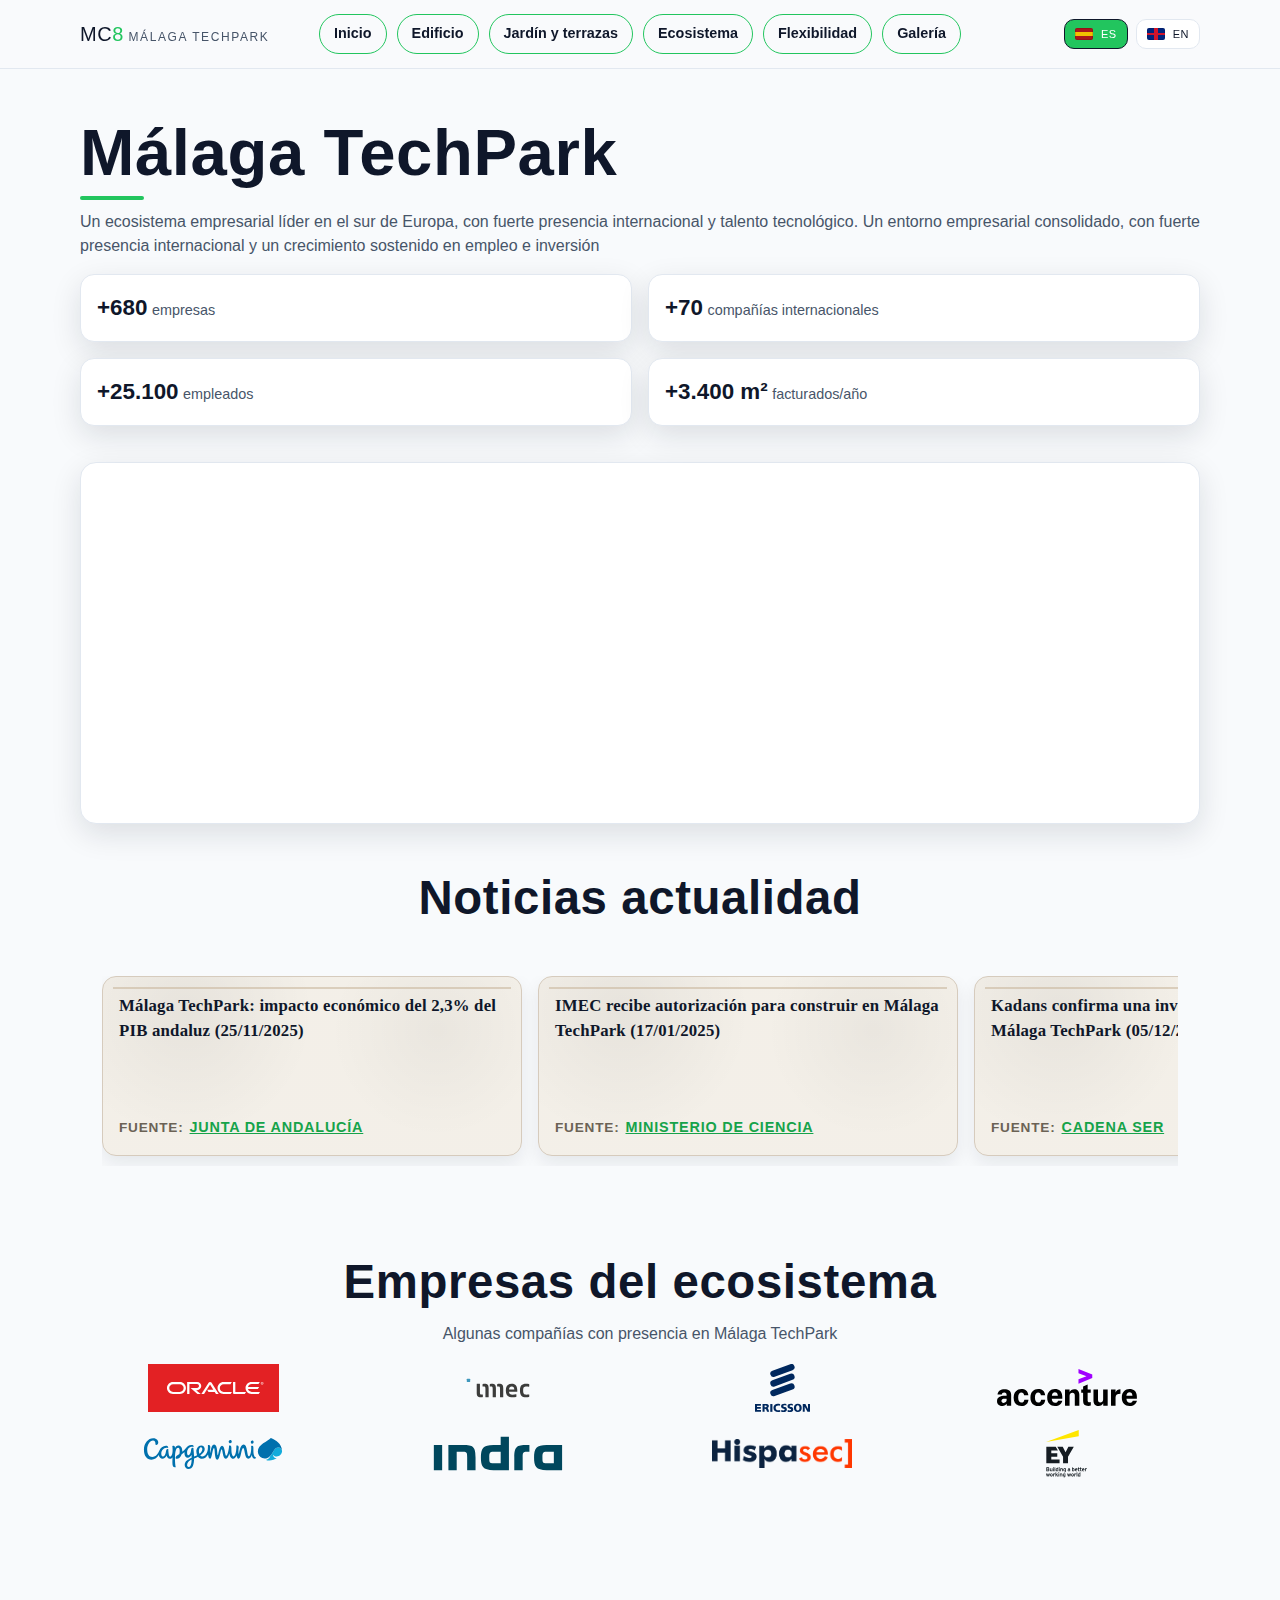
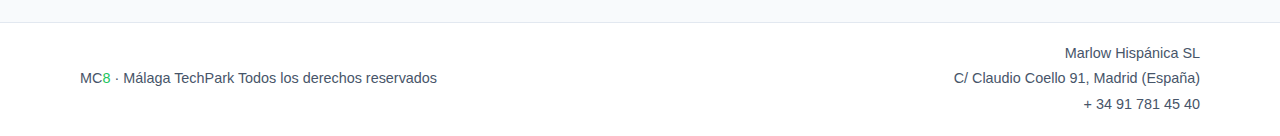
<file: ecosistema.html>
﻿<!DOCTYPE html>
<html lang="es">
<head>
  <meta charset="UTF-8" />
  <meta name="viewport" content="width=device-width, initial-scale=1" />
  <title>Ecosistema · MC8 Málaga TechPark</title>
  <meta name="description" content="Málaga TechPark y entorno empresarial" />
  <link rel="stylesheet" href="styles.css" />
</head>
<body class="page-internal">
  <a class="skip-link" href="#main">Saltar al contenido</a>
  <header class="site-header">
  <div class="container header-inner header-three">
    <div class="brand">
      <div class="brand-text">
        <span class="brand-title">MC<span class="brand-accent">8</span></span>
        <span class="brand-subtitle">Málaga TechPark</span>
      </div>
    </div>
    <nav class="top-nav nav-pills" aria-label="Navegación principal">
  <a data-nav data-i18n="nav.home" href="index.html">Inicio</a>
  <a data-nav data-i18n="nav.specs" href="ficha-tecnica.html">Edificio</a>
  <a data-nav data-i18n="nav.garden" href="terrazas.html">Jardín y terrazas</a>
  <a data-nav data-i18n="nav.ecosystem" href="ecosistema.html">Ecosistema</a>
  <a data-nav data-i18n="nav.flex" href="flexibilidad.html">Flexibilidad</a>
  <a data-nav data-i18n="nav.gallery" href="galeria.html">Galería</a>
</nav>
    <nav class="lang-switch" aria-label="Selector de idioma">
      <a href="#es" class="lang-btn" data-lang="es" onclick="setLang('es'); return false;" aria-label="Español">
        <span class="flag flag-es" aria-hidden="true"></span>
        <span class="lang-label">ES</span>
      </a>
      <a href="#en" class="lang-btn" data-lang="en" onclick="setLang('en'); return false;" aria-label="English">
        <span class="flag flag-en" aria-hidden="true"></span>
        <span class="lang-label">EN</span>
      </a>
    </nav>
  </div>
</header>

  <main id="main">
    <section class="section">
      <div class="container">
        <h1 class="page-title" data-i18n="mtp.h2">Málaga TechPark</h1>
        <p class="section-lead justify-only" data-i18n="mtp.p1">Un ecosistema empresarial líder en el sur de Europa, con fuerte presencia internacional y talento tecnológico</p>
        <div class="metrics">
          <div class="metric">
            <span class="metric-value" data-i18n="mtp.m1.value">+680</span>
            <span class="metric-label" data-i18n="mtp.m1.label">empresas</span>
          </div>
          <div class="metric">
            <span class="metric-value" data-i18n="mtp.m2.value">+70</span>
            <span class="metric-label" data-i18n="mtp.m2.label">compañías internacionales</span>
          </div>
          <div class="metric">
            <span class="metric-value" data-i18n="mtp.m3.value">+25.100</span>
            <span class="metric-label" data-i18n="mtp.m3.label">empleados</span>
          </div>
          <div class="metric">
            <span class="metric-value" data-i18n="mtp.m4.value">+3.400 M€</span>
            <span class="metric-label" data-i18n="mtp.m4.label">facturados/año</span>
          </div>
        </div>
        <div class="map-embed" role="region" aria-label="Mapa de ubicación">
          <iframe
            title="Mapa de MC8 · Málaga TechPark"
            src="https://www.google.com/maps?q=Calle%20Marie%20Curie%208%20Campanillas%20M%C3%A1laga&output=embed"
            loading="lazy"
            referrerpolicy="no-referrer-when-downgrade"
          ></iframe>
        </div>

        <div class="section" style="padding-top: 40px;">
          <h2 class="news-section-title" data-i18n="news.h2">Noticias actualidad</h2>
          <div class="news-carousel" aria-label="Noticias del ecosistema">
            <div class="news-track-wrap">
              <div id="news-track" class="news-gallery">
                <article class="service-card">
                  <div>
                    <div class="news-head" data-i18n="news.n4">Málaga TechPark: impacto económico del 2,3% del PIB andaluz (25/11/2025)</div>
                  </div>
                  <div class="news-source">
                    <span data-i18n="news.sourceLabel">Fuente:</span>
                    <a class="inline-link" href="https://www.juntadeandalucia.es/" target="_blank" rel="noopener" data-i18n="news.s4">Junta de Andalucía</a>
                  </div>
                </article>
                <article class="service-card">
                  <div>
                    <div class="news-head" data-i18n="news.n1">IMEC recibe autorización para construir en Málaga TechPark (17/01/2025)</div>
                  </div>
                  <div class="news-source">
                    <span data-i18n="news.sourceLabel">Fuente:</span>
                    <a class="inline-link" href="https://www.ciencia.gob.es/" target="_blank" rel="noopener" data-i18n="news.s1">Ministerio de Ciencia</a>
                  </div>
                </article>
                <article class="service-card">
                  <div>
                    <div class="news-head" data-i18n="news.n6">Kadans confirma una inversión de 30 millones en Málaga TechPark (05/12/2024)</div>
                  </div>
                  <div class="news-source">
                    <span data-i18n="news.sourceLabel">Fuente:</span>
                    <a class="inline-link" href="https://cadenaser.com/" target="_blank" rel="noopener" data-i18n="news.s6">Cadena SER</a>
                  </div>
                </article>
                <article class="service-card">
                  <div>
                    <div class="news-head" data-i18n="news.n2">Acuerdo para el centro de innovación de chips de IMEC en Málaga TechPark (16/07/2024)</div>
                  </div>
                  <div class="news-source">
                    <span data-i18n="news.sourceLabel">Fuente:</span>
                    <a class="inline-link" href="https://www.ciencia.gob.es/" target="_blank" rel="noopener" data-i18n="news.s2">Ministerio de Ciencia</a>
                  </div>
                </article>
                <article class="service-card">
                  <div>
                    <div class="news-head" data-i18n="news.n5">Gobierno, Junta e IMEC firman un MoU para una nueva línea de chips (13/03/2024)</div>
                  </div>
                  <div class="news-source">
                    <span data-i18n="news.sourceLabel">Fuente:</span>
                    <a class="inline-link" href="https://www.imec-int.com/" target="_blank" rel="noopener" data-i18n="news.s5">imec</a>
                  </div>
                </article>
                <article class="service-card">
                  <div>
                    <div class="news-head" data-i18n="news.n3">Kadans transformará el edificio NODE II en Málaga TechPark (05/02/2024)</div>
                  </div>
                  <div class="news-source">
                    <span data-i18n="news.sourceLabel">Fuente:</span>
                    <a class="inline-link" href="https://kadans.com/" target="_blank" rel="noopener" data-i18n="news.s3">Kadans Science Partner</a>
                  </div>
                </article>
              </div>
            </div>
          </div>
        </div>

        <div class="section logos-section" style="padding-top: 10px;">
          <h2 data-i18n="ecosystemLogos.h2">Empresas del ecosistema</h2>
          <p class="section-lead" data-i18n="ecosystemLogos.sub">Algunas compañías con presencia en Málaga TechPark</p>
          <div class="logos-grid">
            <img src="assets/OLD-logo-oracle.svg" alt="Oracle" />
            <img src="assets/OLD-logo-imec.svg" alt="imec" />
            <img src="assets/OLD-logo-ericsson.svg" alt="Ericsson" />
            <img src="assets/OLD-logo-accenture.svg" alt="Accenture" />
            <img src="assets/OLD-logo-capgemini.svg" alt="Capgemini" />
            <img src="assets/OLD-logo-indra.svg" alt="Indra" />
            <img src="assets/OLD-logo-hispasec.webp" alt="Hispasec" />
            <img src="assets/OLD-logo-ey.svg" alt="EY" />
          </div>
        </div>
      </div>
    </section>
  </main>

    <footer class="site-footer">
    <div class="container footer-inner footer-contact">
      <div>
        <span>MC8 · Málaga TechPark</span>
        <span data-i18n="footer.rights">Todos los derechos reservados</span>
      </div>
      <div class="footer-contact-block">
        <span>Marlow Hispánica SL</span>
        <span>C/ Claudio Coello 91, Madrid (España)</span>
        <span>+ 34 91 781 45 40</span>
      </div>
    </div>
  </footer>

  <script src="main.js?v=20260219b"></script>
</body>
</html>















<!-- deploy trigger 2026-02-26 -->
</file>
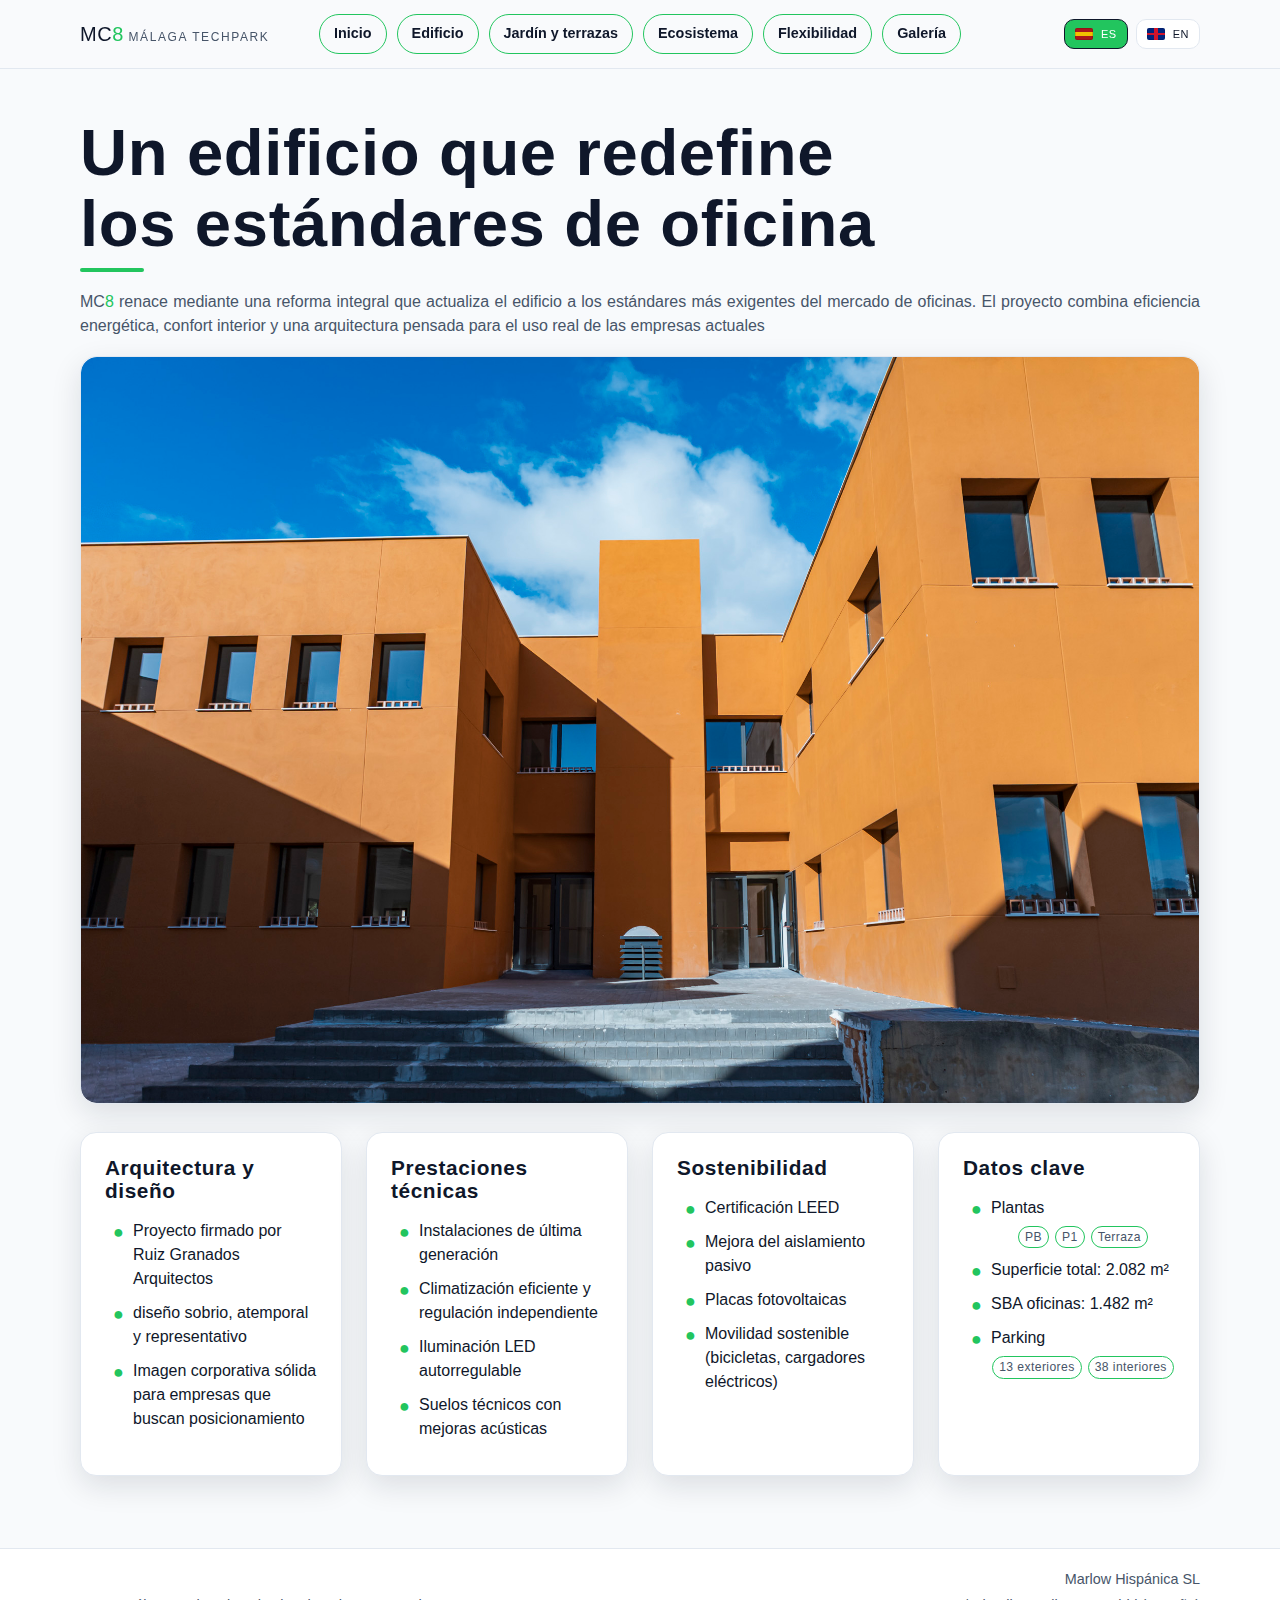
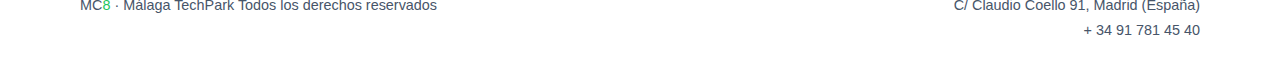
<file: ficha-tecnica.html>
﻿<!DOCTYPE html>
<html lang="es">
<head>
  <meta charset="UTF-8" />
  <meta name="viewport" content="width=device-width, initial-scale=1" />
  <title>Ficha técnica · MC8 Málaga TechPark</title>
  <meta name="description" content="Ficha técnica del edificio MC8 en Málaga TechPark" />
  <link rel="stylesheet" href="styles.css" />
</head>
<body class="page-internal">
  <a class="skip-link" href="#main">Saltar al contenido</a>
  <header class="site-header">
  <div class="container header-inner header-three">
    <div class="brand">
      <div class="brand-text">
        <span class="brand-title">MC<span class="brand-accent">8</span></span>
        <span class="brand-subtitle">Málaga TechPark</span>
      </div>
    </div>
    <nav class="top-nav nav-pills" aria-label="Navegación principal">
  <a data-nav data-i18n="nav.home" href="index.html">Inicio</a>
  <a data-nav data-i18n="nav.specs" href="ficha-tecnica.html">Edificio</a>
  <a data-nav data-i18n="nav.garden" href="terrazas.html">Jardín y terrazas</a>
  <a data-nav data-i18n="nav.ecosystem" href="ecosistema.html">Ecosistema</a>
  <a data-nav data-i18n="nav.flex" href="flexibilidad.html">Flexibilidad</a>
  <a data-nav data-i18n="nav.gallery" href="galeria.html">Galería</a>
</nav>
    <nav class="lang-switch" aria-label="Selector de idioma">
      <a href="#es" class="lang-btn" data-lang="es" onclick="setLang('es'); return false;" aria-label="Español">
        <span class="flag flag-es" aria-hidden="true"></span>
        <span class="lang-label">ES</span>
      </a>
      <a href="#en" class="lang-btn" data-lang="en" onclick="setLang('en'); return false;" aria-label="English">
        <span class="flag flag-en" aria-hidden="true"></span>
        <span class="lang-label">EN</span>
      </a>
    </nav>
  </div>
</header>

  <main id="main">
    <section class="section">
      <div class="container">
        <div class="building-intro">
          <h1 class="page-title" data-i18n="building.h2">Un edificio que redefine los estándares de oficina</h1>
          <p class="section-lead" data-i18n="building.p1">
            MC8 renace mediante una reforma integral que actualiza el edificio a los estándares más exigentes del mercado de oficinas. El proyecto combina eficiencia energética, confort interior y una arquitectura pensada para el uso real de las empresas actuales
          </p>
        </div>
        <div class="media-card" style="margin-top: 18px;">
          <div class="img-frame">
            <img id="img-exterior-v2" alt="" />
            <div class="img-fallback" aria-hidden="true"></div>
          </div>
        </div>

        <div class="media-grid grid-4">
          <div class="media-card">
            <div class="media-body">
              <h3 data-i18n="building.b1.title">Arquitectura y diseño</h3>
              <ul class="list-check">
                <li data-i18n="building.b1.l1">Proyecto firmado por Ruiz Granados Arquitectos</li>
                <li data-i18n="building.b1.l2">Diseño sobrio, atemporal y representativo</li>
                <li data-i18n="building.b1.l3">Imagen corporativa sólida para empresas que buscan posicionamiento</li>
              </ul>
            </div>
          </div>
          <div class="media-card">
            <div class="media-body">
              <h3 data-i18n="building.b2.title">Prestaciones técnicas</h3>
              <ul class="list-check">
                <li data-i18n="building.b2.l1">Instalaciones de última generación</li>
                <li data-i18n="building.b2.l2">Climatización eficiente y regulación independiente</li>
                <li data-i18n="building.b2.l3">Iluminación LED autorregulable</li>
                <li data-i18n="building.b2.l4">Suelos técnicos con mejoras acústicas</li>
              </ul>
            </div>
          </div>
          <div class="media-card">
            <div class="media-body">
              <h3 data-i18n="building.b3.title">Sostenibilidad</h3>
              <ul class="list-check">
                <li data-i18n="building.b3.l1">Certificación LEED</li>
                <li data-i18n="building.b3.l2">Mejora del aislamiento pasivo</li>
                <li data-i18n="building.b3.l3">Placas fotovoltaicas</li>
                <li data-i18n="building.b3.l4">Movilidad sostenible (bicicletas, cargadores eléctricos)</li>
              </ul>
            </div>
          </div>
          <div class="media-card">
            <div class="media-body">
              <h3 data-i18n="building.kpiTitle">Datos clave</h3>
              <ul class="list-check">
                <li>
                  <span data-i18n="building.k1.title">Plantas</span>
                  <div class="subpoints">
                    <span data-i18n="building.k1.p1">PB</span>
                    <span data-i18n="building.k1.p2">P1</span>
                    <span data-i18n="building.k1.p3">Terraza</span>
                  </div>
                </li>
                <li data-i18n="building.k2">Superficie total: 2.082 m²</li>
                <li data-i18n="building.k3">SBA oficinas: 1.482 m²</li>
                <li>
                  <span data-i18n="building.k4.title">Parking</span>
                  <div class="subpoints">
                    <span data-i18n="building.k4.p1">13 exteriores</span>
                    <span data-i18n="building.k4.p2">38 interiores</span>
                  </div>
                </li>
              </ul>
            </div>
          </div>
        </div>
      </div>
    </section>
  </main>

    <footer class="site-footer">
    <div class="container footer-inner footer-contact">
      <div>
        <span>MC8 · Málaga TechPark</span>
        <span data-i18n="footer.rights">Todos los derechos reservados</span>
      </div>
      <div class="footer-contact-block">
        <span>Marlow Hispánica SL</span>
        <span>C/ Claudio Coello 91, Madrid (España)</span>
        <span>+ 34 91 781 45 40</span>
      </div>
    </div>
  </footer>

  <script src="main.js?v=20260219b"></script>
</body>
</html>
</file>
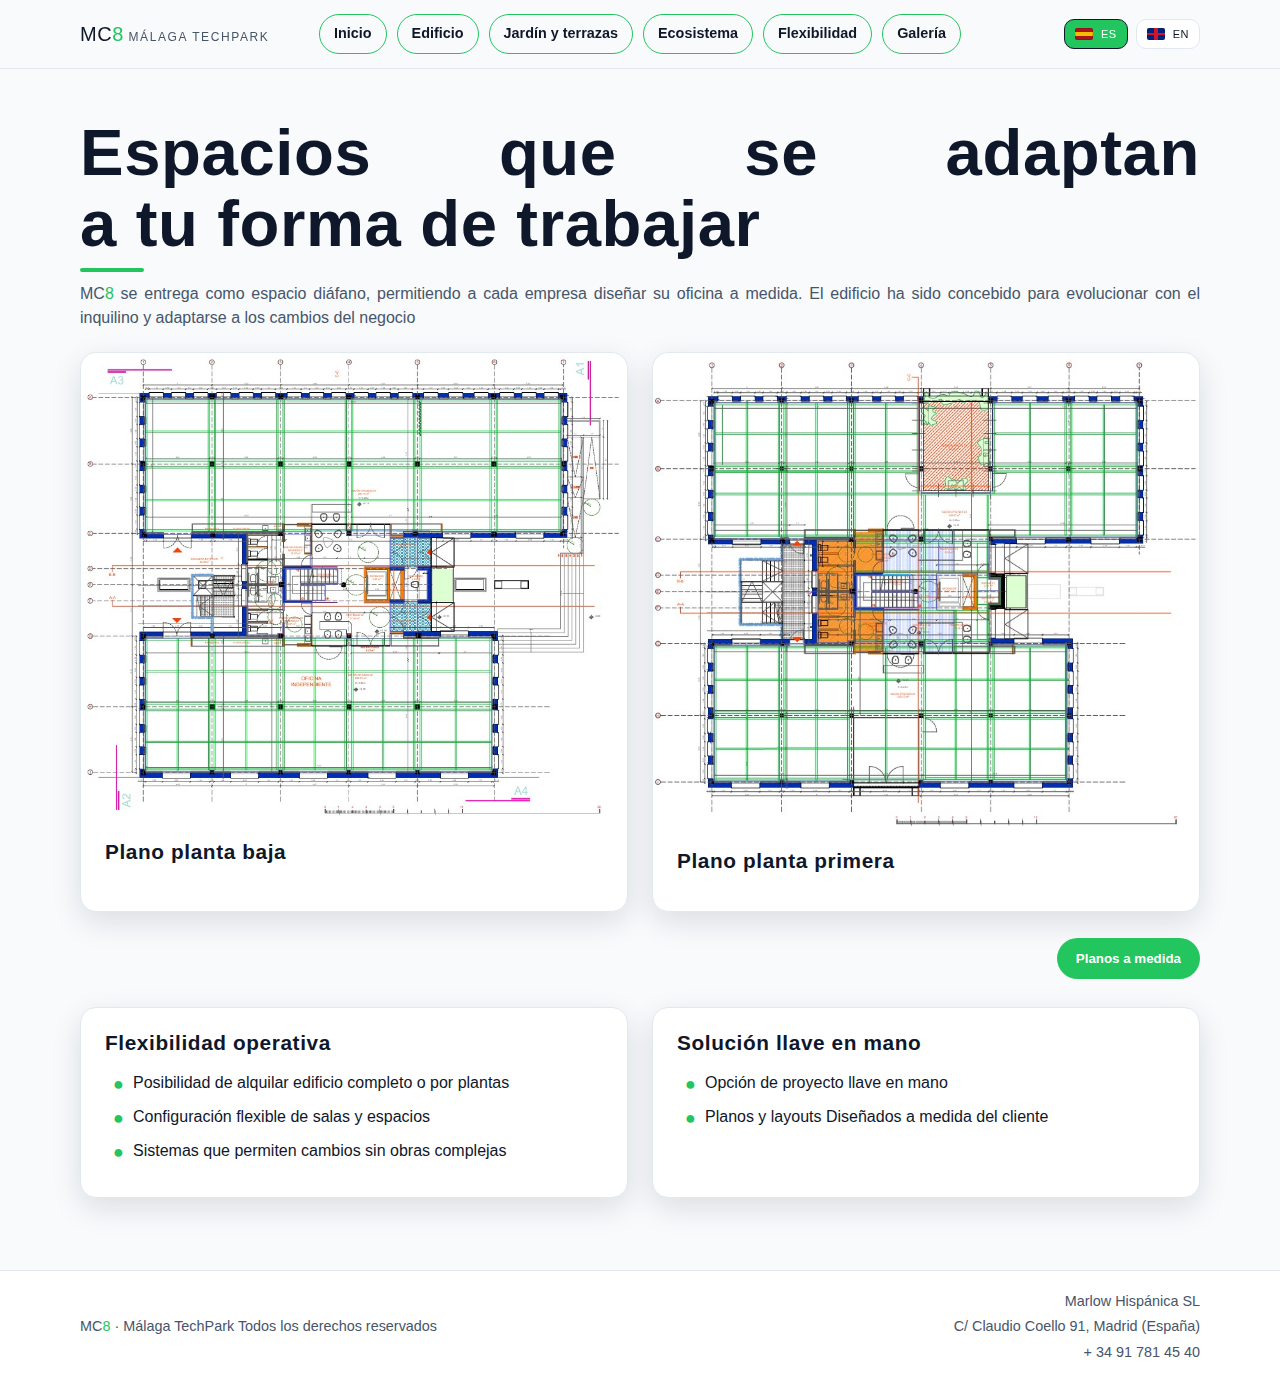
<file: flexibilidad.html>
﻿<!DOCTYPE html>
<html lang="es">
<head>
  <meta charset="UTF-8" />
  <meta name="viewport" content="width=device-width, initial-scale=1" />
  <title>Flexibilidad · MC8 Málaga TechPark</title>
  <meta name="description" content="Flexibilidad de alquiler y entrega en MC8" />
  <link rel="stylesheet" href="styles.css" />
</head>
<body class="page-internal">
  <a class="skip-link" href="#main">Saltar al contenido</a>
  <header class="site-header">
  <div class="container header-inner header-three">
    <div class="brand">
      <div class="brand-text">
        <span class="brand-title">MC<span class="brand-accent">8</span></span>
        <span class="brand-subtitle">Málaga TechPark</span>
      </div>
    </div>
    <nav class="top-nav nav-pills" aria-label="Navegación principal">
  <a data-nav data-i18n="nav.home" href="index.html">Inicio</a>
  <a data-nav data-i18n="nav.specs" href="ficha-tecnica.html">Edificio</a>
  <a data-nav data-i18n="nav.garden" href="terrazas.html">Jardín y terrazas</a>
  <a data-nav data-i18n="nav.ecosystem" href="ecosistema.html">Ecosistema</a>
  <a data-nav data-i18n="nav.flex" href="flexibilidad.html">Flexibilidad</a>
  <a data-nav data-i18n="nav.gallery" href="galeria.html">Galería</a>
</nav>
    <nav class="lang-switch" aria-label="Selector de idioma">
      <a href="#es" class="lang-btn" data-lang="es" onclick="setLang('es'); return false;" aria-label="Español">
        <span class="flag flag-es" aria-hidden="true"></span>
        <span class="lang-label">ES</span>
      </a>
      <a href="#en" class="lang-btn" data-lang="en" onclick="setLang('en'); return false;" aria-label="English">
        <span class="flag flag-en" aria-hidden="true"></span>
        <span class="lang-label">EN</span>
      </a>
    </nav>
  </div>
</header>

  <main id="main">
    <section class="section">
      <div class="container">
        <h1 class="page-title justify-only" data-i18n="flex.h2">Espacios que se adaptan a tu forma de trabajar</h1>
        <p class="section-lead justify-only" data-i18n="flex.p1">MC8 se entrega como espacio diáfano, permitiendo a cada empresa diseñar su oficina a medida. El edificio ha sido concebido para evolucionar con el inquilino y adaptarse a los cambios del negocio</p>
        <div class="media-grid plans-grid">
          <div class="media-card">
            <div class="img-frame">
              <img id="img-plan-pb" alt="" />
              <div class="img-fallback" aria-hidden="true"></div>
            </div>
            <div class="media-body">
              <h3 data-i18n="flex.plan1">Plano planta baja</h3>
            </div>
          </div>
          <div class="media-card">
            <div class="img-frame">
              <img id="img-plan-p1" alt="" />
              <div class="img-fallback" aria-hidden="true"></div>
            </div>
            <div class="media-body">
              <h3 data-i18n="flex.plan2">Plano planta primera</h3>
            </div>
          </div>
        </div>
        <div class="flex-plans-cta">
          <button type="button" class="btn btn-primary" data-open="plans" data-i18n="hero.cta3">Planos a medida</button>
        </div>
        <div class="media-grid">
          <div class="media-card">
            <div class="media-body">
              <h3 data-i18n="flex.b1.title">Flexibilidad operativa</h3>
              <ul class="list-check">
                <li data-i18n="flex.b1.l1">Posibilidad de alquilar edificio completo o por plantas</li>
                <li data-i18n="flex.b1.l2">Configuración flexible de salas y espacios</li>
                <li data-i18n="flex.b1.l3">Sistemas que permiten cambios sin obras complejas</li>
              </ul>
            </div>
          </div>
          <div class="media-card">
            <div class="media-body">
              <h3 data-i18n="flex.b2.title">Solución llave en mano</h3>
              <ul class="list-check">
                <li data-i18n="flex.b2.l1">Opción de proyecto llave en mano</li>
                <li data-i18n="flex.b2.l2">Planos y layouts diseñados a medida del cliente</li>
              </ul>
            </div>
          </div>
          
        </div>
      </div>
    </section>
  </main>

  <div class="modal" id="plans-modal" aria-hidden="true">
    <div class="modal-backdrop" data-close="plans" aria-hidden="true"></div>
    <div class="modal-card" role="dialog" aria-modal="true" aria-labelledby="plans-title">
      <div class="modal-header">
        <h2 id="plans-title" data-i18n="plans.h2">Solicitar planos a medida</h2>
        <button class="modal-close" type="button" data-close="plans" aria-label="Cerrar">×</button>
      </div>
      <p class="modal-sub" data-i18n="plans.sub">Cuéntanos tu necesidad y te prepararemos una propuesta de planos adaptada</p>
      <form id="plans-form" class="lead-form" novalidate action="https://api.web3forms.com/submit" method="POST">
        <input type="hidden" name="access_key" value="b1f9caaf-3ced-4111-b030-1124ad67f1e0" />
        <input type="checkbox" name="botcheck" style="display:none;">
        <input type="hidden" name="redirect" value="https://web3forms.com/success" />
        <input type="hidden" name="subject" value="MC8 · Planos a medida" />
  <div class="form-grid">
    <label class="field">
      <span data-i18n="plans.name">Nombre y apellidos</span>
      <input name="plans_name" type="text" required />
      <span class="error" data-error-for="plans_name"></span>
    </label>
    <label class="field">
      <span data-i18n="plans.company">Empresa</span>
      <input name="plans_company" type="text" required />
      <span class="error" data-error-for="plans_company"></span>
    </label>
    <label class="field">
      <span data-i18n="plans.role">Cargo en la empresa</span>
      <input name="plans_role" type="text" required />
      <span class="error" data-error-for="plans_role"></span>
    </label>
    <label class="field">
      <span data-i18n="plans.employees">Número estimado de trabajadores</span>
      <input name="plans_employees" type="number" min="1" required />
      <span class="error" data-error-for="plans_employees"></span>
    </label>
    <label class="field">
      <span data-i18n="plans.email">Email corporativo</span>
      <input name="plans_email" type="email" required />
      <span class="error" data-error-for="plans_email"></span>
    </label>
    <label class="field">
      <span data-i18n="plans.phone">Teléfono</span>
      <input name="plans_phone" type="tel" />
    </label>
    <label class="field">
      <span data-i18n="plans.area">m² aproximados</span>
      <input name="plans_area" type="number" min="0" placeholder="m²" />
    </label>
    <label class="field">
      <span data-i18n="plans.date">Fecha objetivo de entrada</span>
      <input name="plans_date" type="date" />
    </label>
    <label class="field">
      <span data-i18n="plans.typology">Tipología de oficinas</span>
      <select name="plans_typology" required>
        <option value="" data-i18n="plans.typologyOpt0">Selecciona</option>
        <option value="meadow" data-i18n="plans.typologyOpt1">Pradera</option>
        <option value="collaborative" data-i18n="plans.typologyOpt2">Colaborativo</option>
        <option value="mixed" data-i18n="plans.typologyOpt3">Mixto</option>
        <option value="private" data-i18n="plans.typologyOpt4">Despachos</option>
      </select>
      <span class="error" data-error-for="plans_typology"></span>
    </label>
    <label class="field full">
      <span data-i18n="plans.needs">Necesidades y uso previsto</span>
      <textarea name="plans_needs" rows="3"></textarea>
    </label>
    <label class="field full checkbox">
      <input name="plans_rgpd" type="checkbox" required />
      <span data-i18n="form.rgpd">Acepto la política de privacidad (RGPD)</span>
      <a href="#" class="inline-link" data-i18n="form.rgpdLink">Ver política</a>
      <span class="error" data-error-for="plans_rgpd"></span>
    </label>
  </div>
  <div class="form-actions">
    <button class="btn btn-primary" type="submit" id="plans-submit">Enviar solicitud</button>
    <span class="form-status" id="plans-status"></span>
  </div>
</form>
    </div>
  </div>

  <footer class="site-footer">
    <div class="container footer-inner footer-contact">
      <div>
        <span>MC8 · Málaga TechPark</span>
        <span data-i18n="footer.rights">Todos los derechos reservados</span>
      </div>
      <div class="footer-contact-block">
        <span>Marlow Hispánica SL</span>
        <span>C/ Claudio Coello 91, Madrid (España)</span>
        <span>+ 34 91 781 45 40</span>
      </div>
    </div>
  </footer>

  <script src="main.js?v=20260219b"></script>
</body>
</html>
</file>
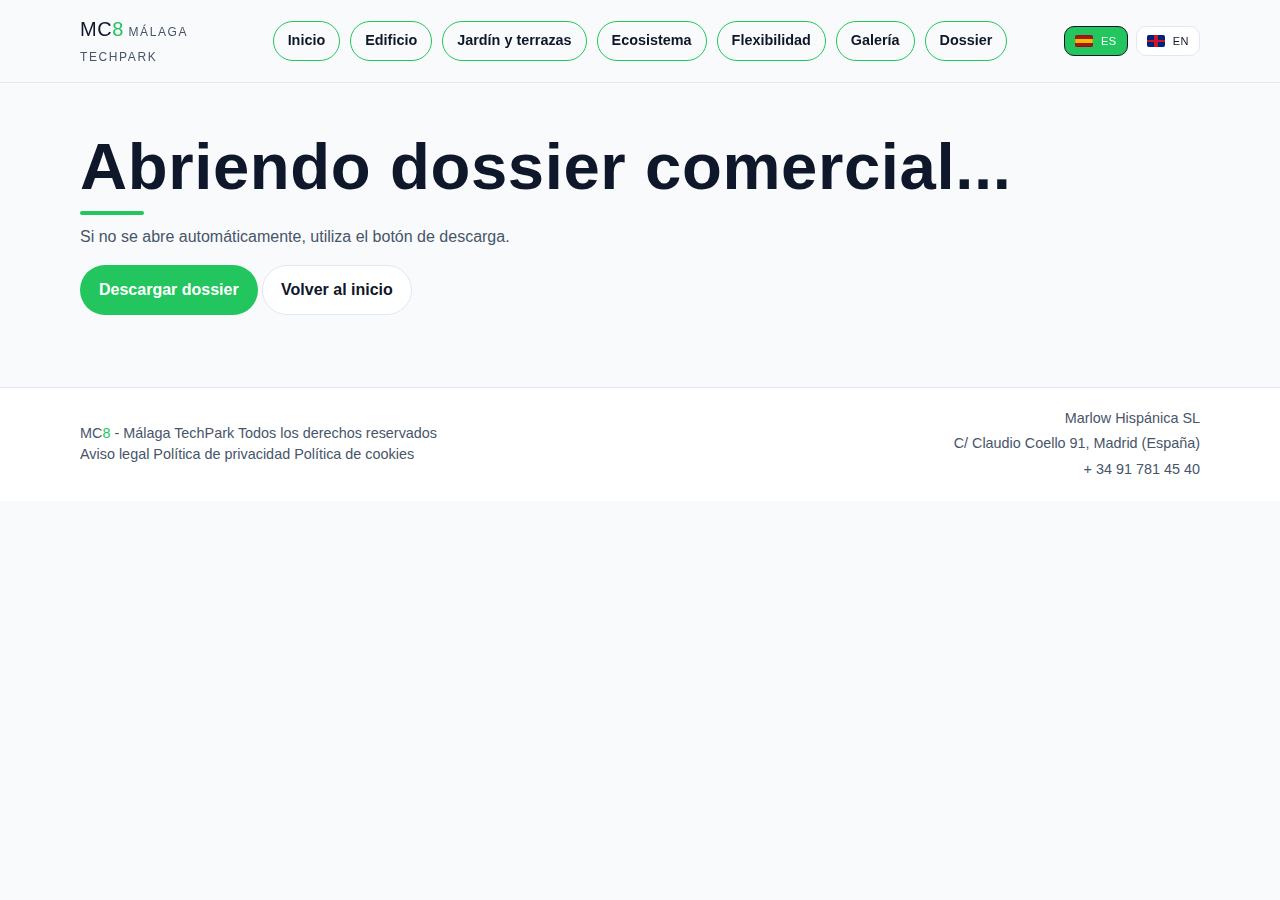
<file: gracias-dossier.html>
<!DOCTYPE html>
<html lang="es">
<head>
  <meta charset="UTF-8" />
  <meta name="viewport" content="width=device-width, initial-scale=1" />
  <link rel="icon" href="/favicon.ico?v=1">
  <title>Abriendo dossier | MC8 Málaga TechPark</title>
  <meta name="description" content="Estamos abriendo el dossier comercial de MC8." />
  <link rel="canonical" href="https://mc8malaga.com/gracias-dossier.html" />
  <meta property="og:type" content="website" />
  <meta property="og:url" content="https://mc8malaga.com/gracias-dossier.html" />
  <meta property="og:title" content="Abriendo dossier | MC8 Málaga TechPark" />
  <meta property="og:description" content="Acceso al dossier comercial de MC8." />
  <meta property="og:image" content="https://mc8malaga.com/assets/exterior-building-corner-sky.jpg" />
  <meta name="twitter:card" content="summary_large_image" />
  <meta name="twitter:title" content="Abriendo dossier | MC8 Málaga TechPark" />
  <meta name="twitter:description" content="Acceso al dossier comercial de MC8." />
  <meta name="twitter:image" content="https://mc8malaga.com/assets/exterior-building-corner-sky.jpg" />
  <!-- Google Tag Manager -->
  <script>(function(w,d,s,l,i){w[l]=w[l]||[];w[l].push({'gtm.start':
  new Date().getTime(),event:'gtm.js'});var f=d.getElementsByTagName(s)[0],
  j=d.createElement(s),dl=l!='dataLayer'?'&l='+l:'';j.async=true;j.src=
  'https://www.googletagmanager.com/gtm.js?id='+i+dl;f.parentNode.insertBefore(j,f);
  })(window,document,'script','dataLayer','GTM-N9MNLTCQ');</script>
  <!-- End Google Tag Manager -->
  <link rel="stylesheet" href="styles.css" />
  <script async src="https://www.googletagmanager.com/gtag/js?id=AW-17547175482"></script>
  <script>
    window.dataLayer = window.dataLayer || [];
    function gtag(){dataLayer.push(arguments);}
    gtag('js', new Date());
    gtag('config', 'AW-17547175482');
  </script>
</head>
<body class="page-internal">
  <!-- Google Tag Manager (noscript) -->
  <noscript><iframe src="https://www.googletagmanager.com/ns.html?id=GTM-N9MNLTCQ"
  height="0" width="0" style="display:none;visibility:hidden"></iframe></noscript>
  <!-- End Google Tag Manager (noscript) -->
  <a class="skip-link" href="#main">Saltar al contenido</a>
  <header class="site-header">
    <div class="container header-inner header-three">
      <div class="brand">
        <div class="brand-text">
          <span class="brand-title">MC<span class="brand-accent">8</span></span>
          <span class="brand-subtitle">Málaga TechPark</span>
        </div>
      </div>
      <nav class="top-nav nav-pills" aria-label="Navegación principal">
        <a data-nav data-i18n="nav.home" href="index.html">Inicio</a>
        <a data-nav data-i18n="nav.specs" href="ficha-tecnica.html">Edificio</a>
        <a data-nav data-i18n="nav.garden" href="terrazas.html">Jardín y terrazas</a>
        <a data-nav data-i18n="nav.ecosystem" href="ecosistema.html">Ecosistema</a>
        <a data-nav data-i18n="nav.flex" href="flexibilidad.html">Flexibilidad</a>
        <a data-nav data-i18n="nav.gallery" href="galeria.html">Galería</a>
        <a data-nav data-i18n="nav.dossier" href="dossier.html">Dossier</a>
      </nav>
      <nav class="lang-switch" aria-label="Selector de idioma">
        <a href="#es" class="lang-btn" data-lang="es" onclick="setLang('es'); return false;" aria-label="Español">
          <span class="flag flag-es" aria-hidden="true"></span>
          <span class="lang-label">ES</span>
        </a>
        <a href="#en" class="lang-btn" data-lang="en" onclick="setLang('en'); return false;" aria-label="English">
          <span class="flag flag-en" aria-hidden="true"></span>
          <span class="lang-label">EN</span>
        </a>
      </nav>
    </div>
  </header>

  <main id="main">
    <section class="section thanks-section">
      <div class="container thanks-wrap">
        <h1 class="page-title thanks-title">Abriendo dossier comercial...</h1>
        <p class="section-lead thanks-subtitle">
          Si no se abre automáticamente, utiliza el botón de descarga.
        </p>
        <div class="thanks-actions">
          <a class="btn btn-primary" href="/assets/pdf/dossier-mc8.pdf" target="_blank" rel="noopener">Descargar dossier</a>
          <a class="btn btn-secondary" href="/index.html">Volver al inicio</a>
        </div>
      </div>
    </section>
  </main>

  <footer class="site-footer">
    <div class="container footer-inner footer-contact">
      <div class="footer-brand">
        <span>MC8 - Málaga TechPark</span>
        <span data-i18n="footer.rights">Todos los derechos reservados</span>
        <nav class="footer-legal" aria-label="Información legal">
          <a href="aviso-legal.html">Aviso legal</a>
          <a href="politica-privacidad.html">Política de privacidad</a>
          <a href="politica-cookies.html">Política de cookies</a>
        </nav>
      </div>
      <div class="footer-contact-block">
        <span>Marlow Hispánica SL</span>
        <span>C/ Claudio Coello 91, Madrid (España)</span>
        <span>+ 34 91 781 45 40</span>
      </div>
    </div>
  </footer>

  <script src="main.js?v=20260302a"></script>
  <script>
    gtag('event', 'conversion', {'send_to': 'AW-17547175482/ivvWCLXG4oMcELrMkq9B'});
  </script>
  <script>
    window.setTimeout(function () {
      window.location.href = "/assets/pdf/dossier-mc8.pdf";
    }, 350);
  </script>
</body>
</html>
</file>
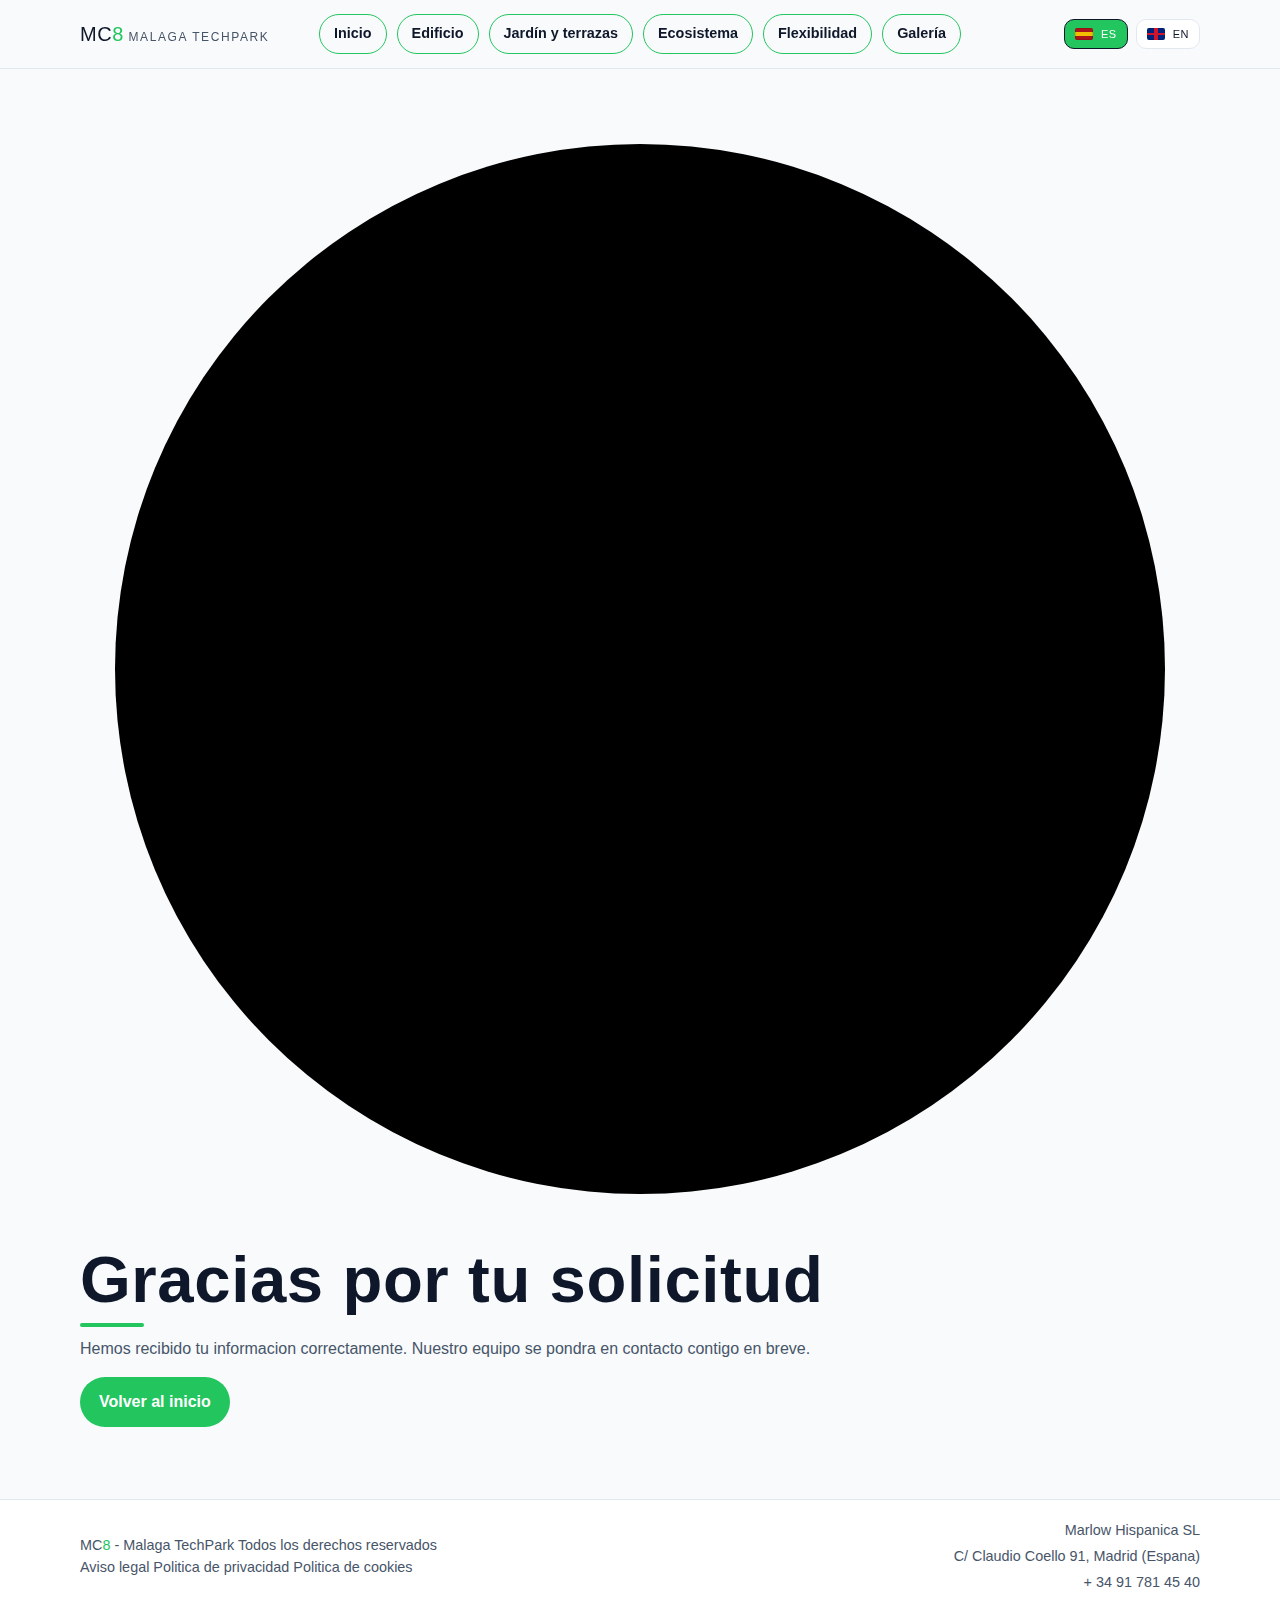
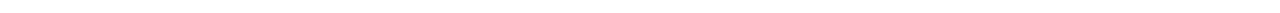
<file: gracias.html>
﻿<!DOCTYPE html>
<html lang="es">
<head>
  <meta charset="UTF-8" />
  <meta name="viewport" content="width=device-width, initial-scale=1" />
  <link rel="icon" href="/favicon.ico?v=1">
  <title data-i18n="thanksPage.title">Gracias por tu solicitud | MC8 Malaga TechPark</title>
  <meta name="description" content="Gracias por contactar con MC8. Hemos recibido tu solicitud correctamente." />
  <link rel="canonical" href="https://mc8malaga.com/gracias.html" />
  <link rel="alternate" hreflang="es" href="https://mc8malaga.com/gracias.html#es" />
  <link rel="alternate" hreflang="en" href="https://mc8malaga.com/gracias.html#en" />
  <link rel="alternate" hreflang="x-default" href="https://mc8malaga.com/gracias.html" />
  <meta property="og:type" content="website" />
  <meta property="og:url" content="https://mc8malaga.com/gracias.html" />
  <meta property="og:title" content="Gracias por tu solicitud | MC8 Malaga TechPark" />
  <meta property="og:description" content="Hemos recibido tu informacion correctamente. Nuestro equipo se pondra en contacto contigo en breve." />
  <meta property="og:image" content="https://mc8malaga.com/assets/exterior-building-corner-sky.jpg" />
  <meta name="twitter:card" content="summary_large_image" />
  <meta name="twitter:title" content="Gracias por tu solicitud | MC8 Malaga TechPark" />
  <meta name="twitter:description" content="Hemos recibido tu informacion correctamente. Nuestro equipo se pondra en contacto contigo en breve." />
  <meta name="twitter:image" content="https://mc8malaga.com/assets/exterior-building-corner-sky.jpg" />
  <link rel="stylesheet" href="styles.css" />
<!-- Google tag (gtag.js) -->
<script async src="https://www.googletagmanager.com/gtag/js?id=AW-17547175482"></script>
<script>
  window.dataLayer = window.dataLayer || [];
  function gtag(){dataLayer.push(arguments);}
  gtag('js', new Date());

  gtag('config', 'AW-17547175482');
</script>
</head>
<body class="page-internal">
  <a class="skip-link" href="#main">Saltar al contenido</a>

  <header class="site-header">
    <div class="container header-inner header-three">
      <div class="brand">
        <div class="brand-text">
          <span class="brand-title">MC<span class="brand-accent">8</span></span>
          <span class="brand-subtitle">Malaga TechPark</span>
        </div>
      </div>
      <nav class="top-nav nav-pills" aria-label="Navegacion principal">
        <a data-nav data-i18n="nav.home" href="index.html">Inicio</a>
        <a data-nav data-i18n="nav.specs" href="ficha-tecnica.html">Edificio</a>
        <a data-nav data-i18n="nav.garden" href="terrazas.html">Jardin y terrazas</a>
        <a data-nav data-i18n="nav.ecosystem" href="ecosistema.html">Ecosistema</a>
        <a data-nav data-i18n="nav.flex" href="flexibilidad.html">Flexibilidad</a>
        <a data-nav data-i18n="nav.gallery" href="galeria.html">Galeria</a>
      </nav>
      <nav class="lang-switch" aria-label="Selector de idioma">
        <a href="#es" class="lang-btn" data-lang="es" onclick="setLang('es'); return false;" aria-label="Espanol">
          <span class="flag flag-es" aria-hidden="true"></span>
          <span class="lang-label">ES</span>
        </a>
        <a href="#en" class="lang-btn" data-lang="en" onclick="setLang('en'); return false;" aria-label="English">
          <span class="flag flag-en" aria-hidden="true"></span>
          <span class="lang-label">EN</span>
        </a>
      </nav>
    </div>
  </header>

  <main id="main">
    <section class="section thanks-section">
      <div class="container thanks-wrap">
        <div class="thanks-icon" aria-hidden="true">
          <svg viewBox="0 0 64 64" role="img" aria-label="Solicitud enviada correctamente" data-i18n="thanksPage.iconAria" data-i18n-attr="aria-label">
            <circle cx="32" cy="32" r="30"></circle>
            <path d="M19 33.5L28 42.5L46 24.5"></path>
          </svg>
        </div>
        <h1 class="page-title thanks-title" data-i18n="thanksPage.h1">Gracias por tu solicitud</h1>
        <p class="section-lead thanks-subtitle" data-i18n="thanksPage.subtitle">Hemos recibido tu informacion correctamente. Nuestro equipo se pondra en contacto contigo en breve.</p>
        <div class="thanks-actions">
          <a class="btn btn-primary" href="/index.html" data-i18n="thanksPage.backHome">Volver al inicio</a>
        </div>
      </div>
    </section>
  </main>

  <footer class="site-footer">
    <div class="container footer-inner footer-contact">
      <div class="footer-brand">
        <span>MC8 - Malaga TechPark</span>
        <span data-i18n="footer.rights">Todos los derechos reservados</span>
        <nav class="footer-legal" aria-label="Informacion legal">
          <a href="aviso-legal.html">Aviso legal</a>
          <a href="politica-privacidad.html">Politica de privacidad</a>
          <a href="politica-cookies.html">Politica de cookies</a>
        </nav>
      </div>
      <div class="footer-contact-block">
        <span>Marlow Hispanica SL</span>
        <span>C/ Claudio Coello 91, Madrid (Espana)</span>
        <span>+ 34 91 781 45 40</span>
      </div>
    </div>
  </footer>
  <script src="main.js?v=20260302a"></script>
  <!-- Event snippet for Lead formulario MC8 conversion page -->
  <script>
    gtag('event', 'conversion', {'send_to': 'AW-17547175482/ivvWCLXG4oMcELrMkq9B'});
  </script>
</body>
</html>
</file>
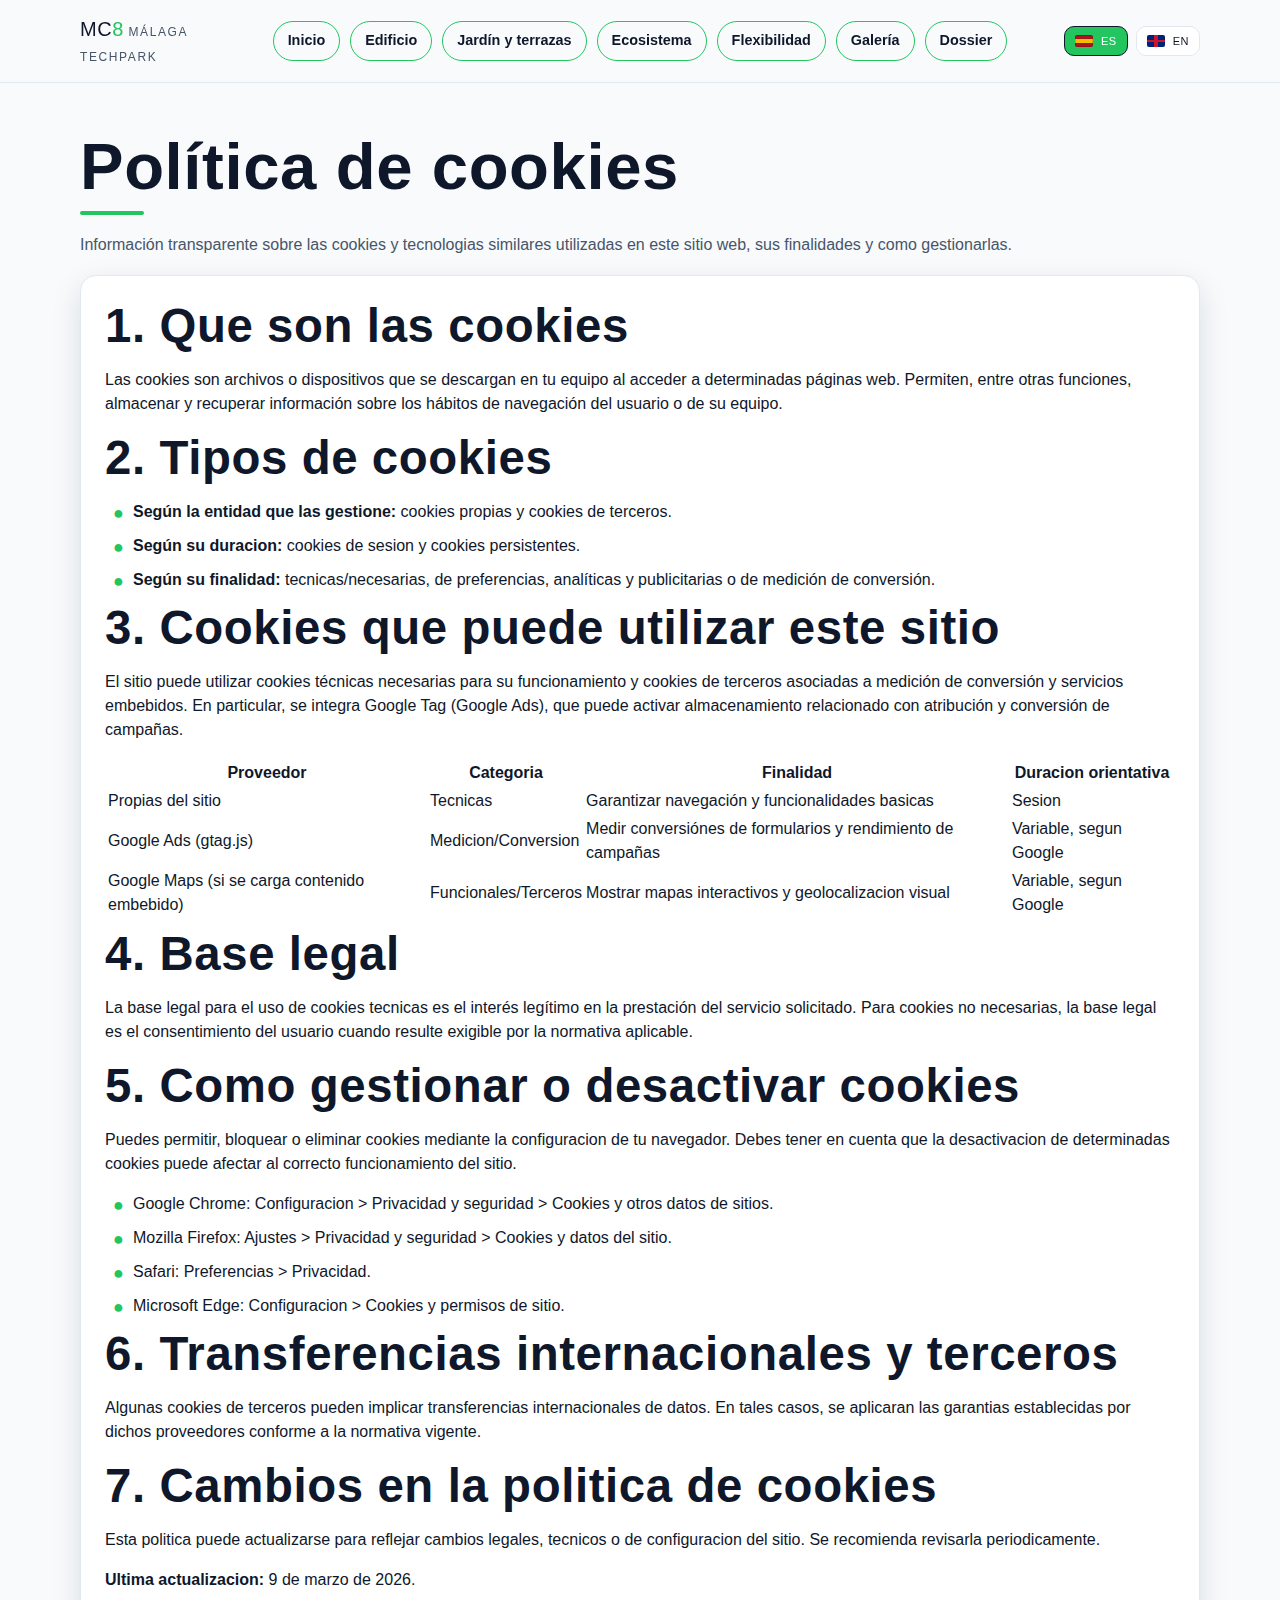
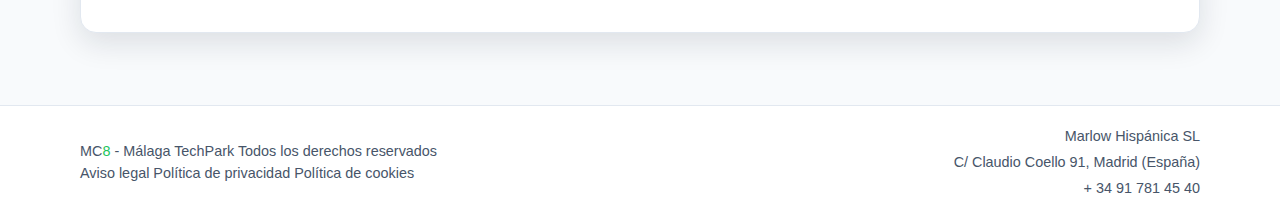
<file: politica-cookies.html>
﻿<!DOCTYPE html>
<html lang="es">
<head>
  <meta charset="UTF-8" />
  <meta name="viewport" content="width=device-width, initial-scale=1" />
  <script id="Cookiebot" src="https://consent.cookiebot.com/uc.js" data-cbid="f527d95b-a9fe-4299-bd27-756fdafb92d5" data-blockingmode="auto" type="text/javascript"></script>
  <script async src="https://www.googletagmanager.com/gtag/js?id=G-ZMSFK3JGKN"></script>
  <script>
    window.dataLayer = window.dataLayer || [];
    function gtag(){dataLayer.push(arguments);}
    gtag('js', new Date());
    gtag('config', 'G-ZMSFK3JGKN');
  </script>
  <link rel="icon" href="/favicon.ico?v=1">
  <title>Política de cookies | MC8 Málaga TechPark</title>
  <meta name="description" content="Política de cookies de MC8 Málaga TechPark: qué son, qué tipos utilizamos, base legal, cómo configurarlas y cómo retirar el consentimiento." />
  <link rel="canonical" href="https://mc8malaga.com/politica-cookies.html" />
  <link rel="alternate" hreflang="es" href="https://mc8malaga.com/politica-cookies.html#es" />
  <link rel="alternate" hreflang="en" href="https://mc8malaga.com/politica-cookies.html#en" />
  <link rel="alternate" hreflang="x-default" href="https://mc8malaga.com/politica-cookies.html" />
  <meta property="og:type" content="website" />
  <meta property="og:url" content="https://mc8malaga.com/politica-cookies.html" />
  <meta property="og:title" content="Política de cookies | MC8 Málaga TechPark" />
  <meta property="og:description" content="Información detallada sobre cookies y tecnologías similares en MC8 Málaga TechPark." />
  <meta property="og:image" content="https://mc8malaga.com/assets/exterior-building-corner-sky.jpg" />
  <meta name="twitter:card" content="summary_large_image" />
  <meta name="twitter:title" content="Política de cookies | MC8 Málaga TechPark" />
  <meta name="twitter:description" content="Información detallada sobre cookies y tecnologías similares en MC8 Málaga TechPark." />
  <meta name="twitter:image" content="https://mc8malaga.com/assets/exterior-building-corner-sky.jpg" />
  <!-- Google Tag Manager -->
  <script>(function(w,d,s,l,i){w[l]=w[l]||[];w[l].push({'gtm.start':
  new Date().getTime(),event:'gtm.js'});var f=d.getElementsByTagName(s)[0],
  j=d.createElement(s),dl=l!='dataLayer'?'&l='+l:'';j.async=true;j.src=
  'https://www.googletagmanager.com/gtm.js?id='+i+dl;f.parentNode.insertBefore(j,f);
  })(window,document,'script','dataLayer','GTM-N9MNLTCQ');</script>
  <!-- End Google Tag Manager -->
  <link rel="stylesheet" href="styles.css" />
  <script>
    gtag('config', 'AW-17547175482');
  </script>
</head>
<body class="page-internal">
  <!-- Google Tag Manager (noscript) -->
  <noscript><iframe src="https://www.googletagmanager.com/ns.html?id=GTM-N9MNLTCQ"
  height="0" width="0" style="display:none;visibility:hidden"></iframe></noscript>
  <!-- End Google Tag Manager (noscript) -->
  <a class="skip-link" href="#main">Saltar al contenido</a>

  <header class="site-header">
    <div class="container header-inner header-three">
      <div class="brand">
        <div class="brand-text">
          <span class="brand-title">MC<span class="brand-accent">8</span></span>
          <span class="brand-subtitle">Málaga TechPark</span>
        </div>
      </div>
      <nav class="top-nav nav-pills" aria-label="Navegación principal">
        <a data-nav data-i18n="nav.home" href="index.html">Inicio</a>
        <a data-nav data-i18n="nav.specs" href="ficha-tecnica.html">Edificio</a>
        <a data-nav data-i18n="nav.garden" href="terrazas.html">Jardín y terrazas</a>
        <a data-nav data-i18n="nav.ecosystem" href="ecosistema.html">Ecosistema</a>
        <a data-nav data-i18n="nav.flex" href="flexibilidad.html">Flexibilidad</a>
        <a data-nav data-i18n="nav.gallery" href="galeria.html">Galería</a>
        <a data-nav data-i18n="nav.dossier" href="dossier.html">Dossier</a>
      </nav>
      <nav class="lang-switch" aria-label="Selector de idioma">
        <a href="#es" class="lang-btn" data-lang="es" onclick="setLang('es'); return false;" aria-label="Español">
          <span class="flag flag-es" aria-hidden="true"></span>
          <span class="lang-label">ES</span>
        </a>
        <a href="#en" class="lang-btn" data-lang="en" onclick="setLang('en'); return false;" aria-label="English">
          <span class="flag flag-en" aria-hidden="true"></span>
          <span class="lang-label">EN</span>
        </a>
      </nav>
    </div>
  </header>

  <main id="main">
    <section class="section">
      <div class="container">
        <div class="building-intro">
          <h1 class="page-title">Política de cookies</h1>
          <p class="section-lead">Información transparente sobre las cookies y tecnologias similares utilizadas en este sitio web, sus finalidades y como gestionarlas.</p>
        </div>

        <article class="media-card" style="margin-top: 18px;">
          <div class="media-body">
            <h2>1. Que son las cookies</h2>
            <p>Las cookies son archivos o dispositivos que se descargan en tu equipo al acceder a determinadas páginas web. Permiten, entre otras funciones, almacenar y recuperar información sobre los hábitos de navegación del usuario o de su equipo.</p>

            <h2>2. Tipos de cookies</h2>
            <ul class="list-check">
              <li><strong>Según la entidad que las gestione:</strong> cookies propias y cookies de terceros.</li>
              <li><strong>Según su duracion:</strong> cookies de sesion y cookies persistentes.</li>
              <li><strong>Según su finalidad:</strong> tecnicas/necesarias, de preferencias, analíticas y publicitarias o de medición de conversión.</li>
            </ul>

            <h2>3. Cookies que puede utilizar este sitio</h2>
            <p>El sitio puede utilizar cookies técnicas necesarias para su funcionamiento y cookies de terceros asociadas a medición de conversión y servicios embebidos. En particular, se integra Google Tag (Google Ads), que puede activar almacenamiento relacionado con atribución y conversión de campañas.</p>

            <div class="table-wrap" style="overflow-x:auto;">
              <table class="spec-table">
                <thead>
                  <tr>
                    <th>Proveedor</th>
                    <th>Categoria</th>
                    <th>Finalidad</th>
                    <th>Duracion orientativa</th>
                  </tr>
                </thead>
                <tbody>
                  <tr>
                    <td>Propias del sitio</td>
                    <td>Tecnicas</td>
                    <td>Garantizar navegación y funcionalidades basicas</td>
                    <td>Sesion</td>
                  </tr>
                  <tr>
                    <td>Google Ads (gtag.js)</td>
                    <td>Medicion/Conversion</td>
                    <td>Medir conversiónes de formularios y rendimiento de campañas</td>
                    <td>Variable, segun Google</td>
                  </tr>
                  <tr>
                    <td>Google Maps (si se carga contenido embebido)</td>
                    <td>Funcionales/Terceros</td>
                    <td>Mostrar mapas interactivos y geolocalizacion visual</td>
                    <td>Variable, segun Google</td>
                  </tr>
                </tbody>
              </table>
            </div>

            <h2>4. Base legal</h2>
            <p>La base legal para el uso de cookies tecnicas es el interés legítimo en la prestación del servicio solicitado. Para cookies no necesarias, la base legal es el consentimiento del usuario cuando resulte exigible por la normativa aplicable.</p>

            <h2>5. Como gestionar o desactivar cookies</h2>
            <p>Puedes permitir, bloquear o eliminar cookies mediante la configuracion de tu navegador. Debes tener en cuenta que la desactivacion de determinadas cookies puede afectar al correcto funcionamiento del sitio.</p>
            <ul class="list-check">
              <li>Google Chrome: Configuracion &gt; Privacidad y seguridad &gt; Cookies y otros datos de sitios.</li>
              <li>Mozilla Firefox: Ajustes &gt; Privacidad y seguridad &gt; Cookies y datos del sitio.</li>
              <li>Safari: Preferencias &gt; Privacidad.</li>
              <li>Microsoft Edge: Configuracion &gt; Cookies y permisos de sitio.</li>
            </ul>

            <h2>6. Transferencias internacionales y terceros</h2>
            <p>Algunas cookies de terceros pueden implicar transferencias internacionales de datos. En tales casos, se aplicaran las garantias establecidas por dichos proveedores conforme a la normativa vigente.</p>

            <h2>7. Cambios en la politica de cookies</h2>
            <p>Esta politica puede actualizarse para reflejar cambios legales, tecnicos o de configuracion del sitio. Se recomienda revisarla periodicamente.</p>
            <p><strong>Ultima actualizacion:</strong> 9 de marzo de 2026.</p>
          </div>
        </article>
      </div>
    </section>
  </main>

  <footer class="site-footer">
    <div class="container footer-inner footer-contact">
      <div class="footer-brand">
        <span>MC8 - Málaga TechPark</span>
        <span data-i18n="footer.rights">Todos los derechos reservados</span>
        <nav class="footer-legal" aria-label="Información legal">
          <a href="aviso-legal.html">Aviso legal</a>
          <a href="politica-privacidad.html">Política de privacidad</a>
          <a href="politica-cookies.html">Política de cookies</a>
        </nav>
      </div>
      <div class="footer-contact-block">
        <span>Marlow Hispánica SL</span>
        <span>C/ Claudio Coello 91, Madrid (España)</span>
        <span>+ 34 91 781 45 40</span>
      </div>
    </div>
  </footer>

  <script src="main.js?v=20260302a"></script>
</body>
</html>
</file>
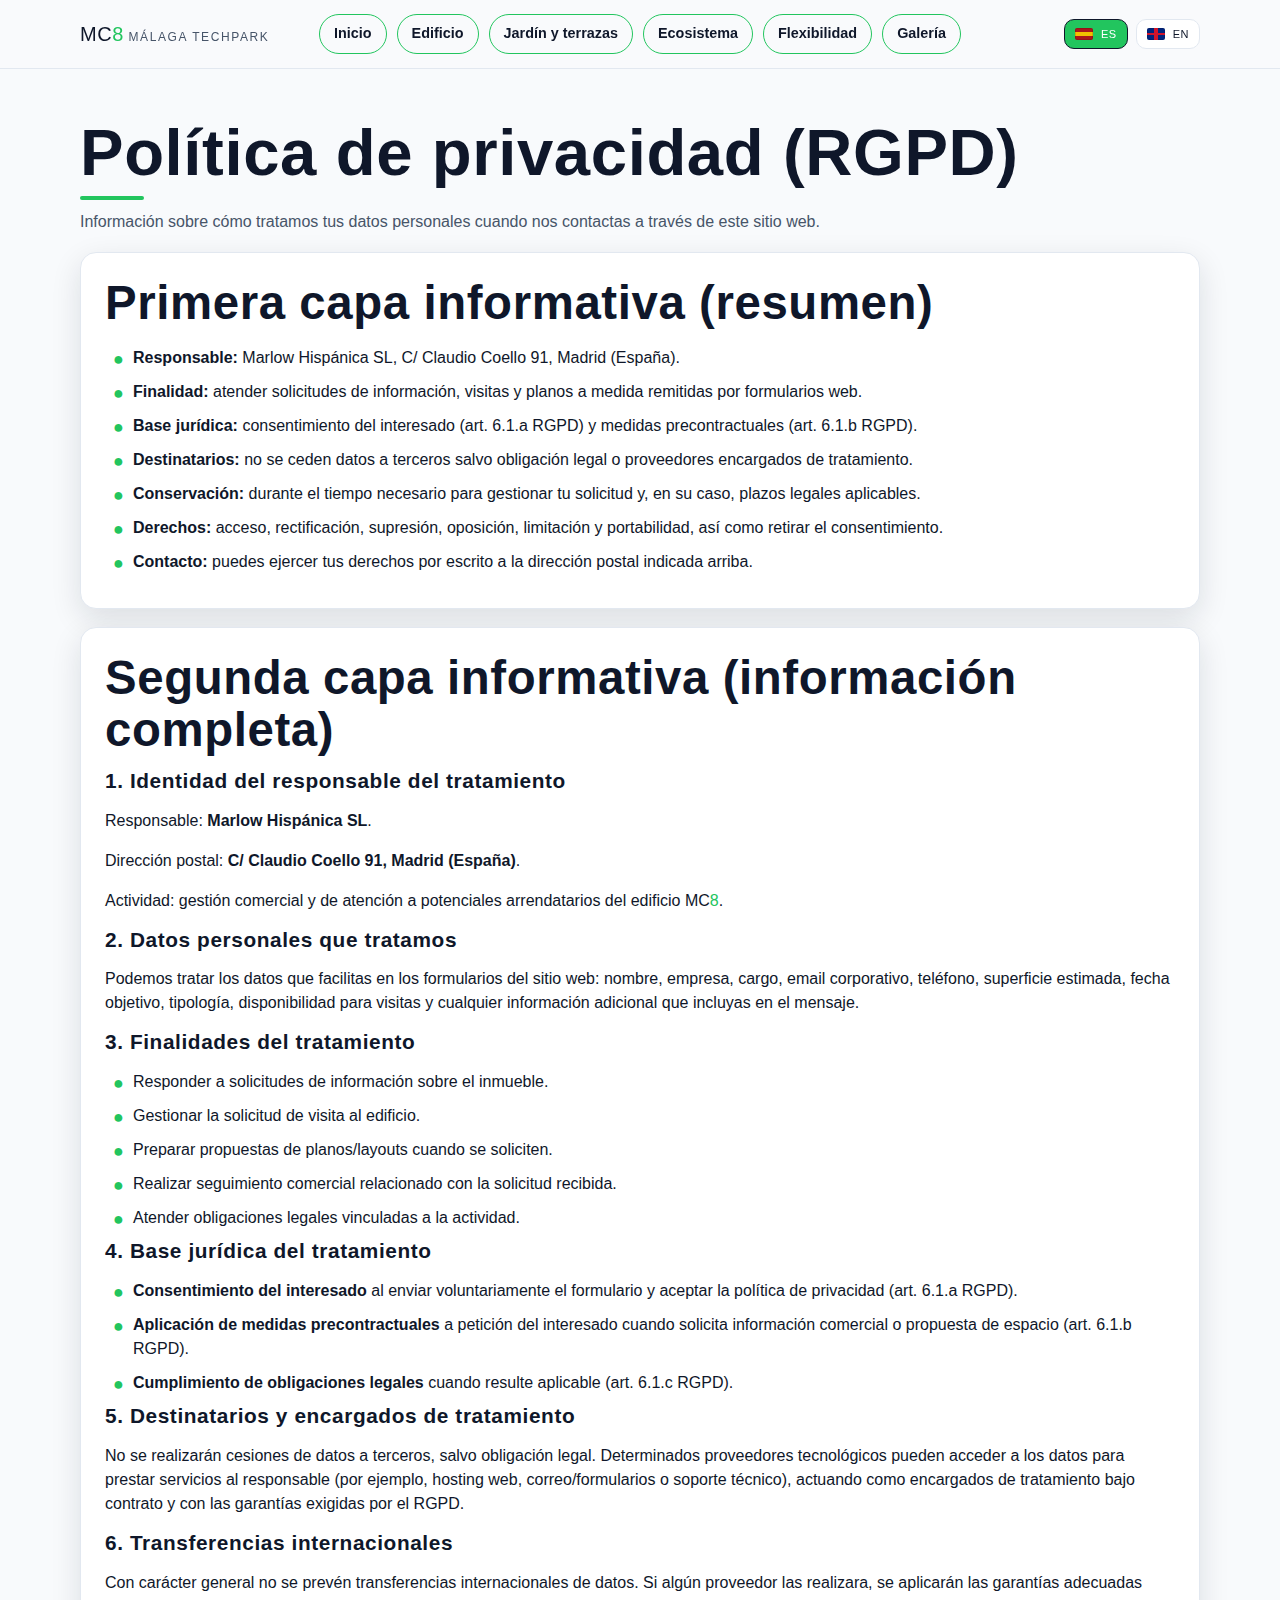
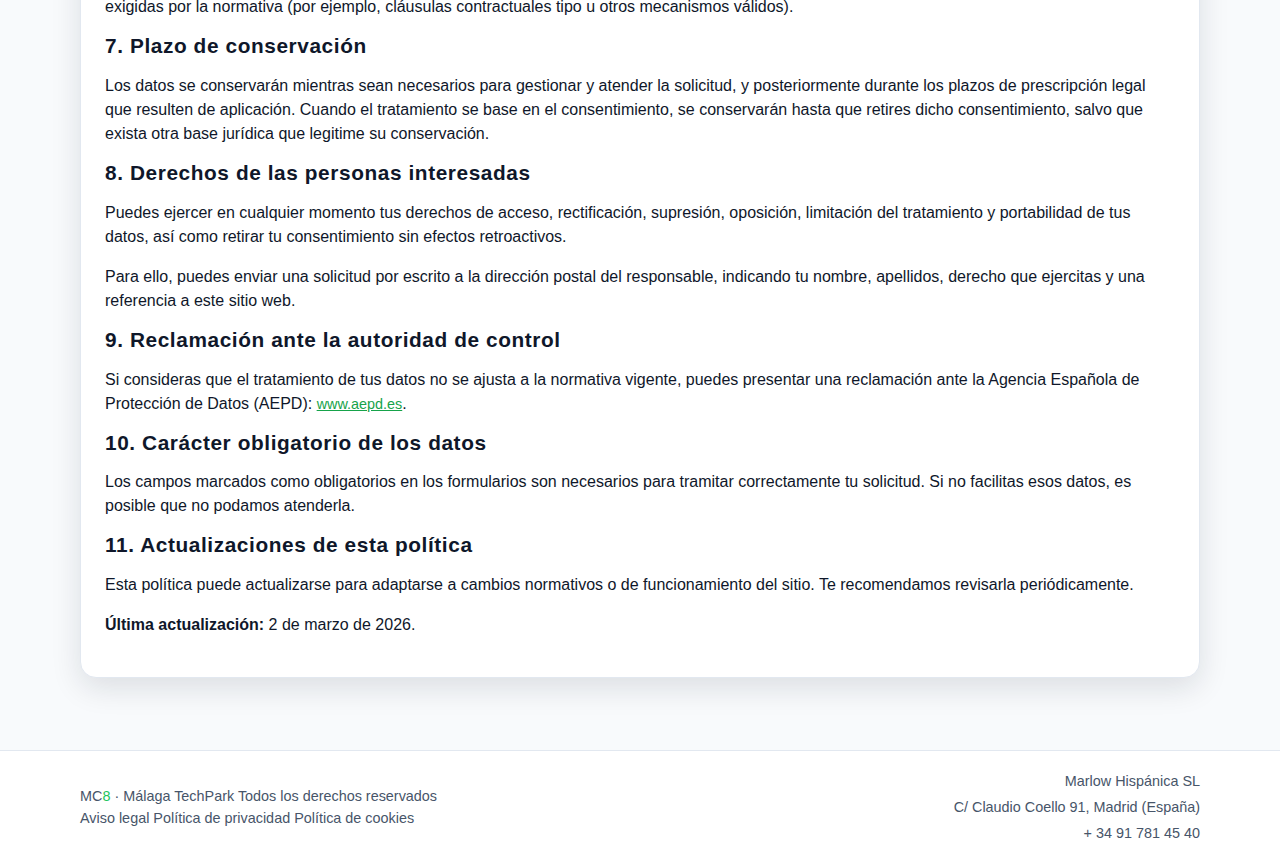
<file: politica-privacidad.html>
﻿<!DOCTYPE html>
<html lang="es">
<head>
  <meta charset="UTF-8" />
  <meta name="viewport" content="width=device-width, initial-scale=1" />
  <title>Política de privacidad (RGPD) · MC8 Málaga TechPark</title>
  <meta name="description" content="Información de protección de datos personales conforme al RGPD para los formularios de contacto de MC8." />
  <link rel="stylesheet" href="styles.css" />
</head>
<body class="page-internal">
  <a class="skip-link" href="#main">Saltar al contenido</a>
  <header class="site-header">
    <div class="container header-inner header-three">
      <div class="brand">
        <div class="brand-text">
          <span class="brand-title">MC<span class="brand-accent">8</span></span>
          <span class="brand-subtitle">Málaga TechPark</span>
        </div>
      </div>
      <nav class="top-nav nav-pills" aria-label="Navegación principal">
        <a data-nav data-i18n="nav.home" href="index.html">Inicio</a>
        <a data-nav data-i18n="nav.specs" href="ficha-tecnica.html">Edificio</a>
        <a data-nav data-i18n="nav.garden" href="terrazas.html">Jardín y terrazas</a>
        <a data-nav data-i18n="nav.ecosystem" href="ecosistema.html">Ecosistema</a>
        <a data-nav data-i18n="nav.flex" href="flexibilidad.html">Flexibilidad</a>
        <a data-nav data-i18n="nav.gallery" href="galeria.html">Galería</a>
      </nav>
      <nav class="lang-switch" aria-label="Selector de idioma">
        <a href="#es" class="lang-btn" data-lang="es" onclick="setLang('es'); return false;" aria-label="Español">
          <span class="flag flag-es" aria-hidden="true"></span>
          <span class="lang-label">ES</span>
        </a>
        <a href="#en" class="lang-btn" data-lang="en" onclick="setLang('en'); return false;" aria-label="English">
          <span class="flag flag-en" aria-hidden="true"></span>
          <span class="lang-label">EN</span>
        </a>
      </nav>
    </div>
  </header>

  <main id="main">
    <section class="section">
      <div class="container">
        <h1 class="page-title">Política de privacidad (RGPD)</h1>
        <p class="section-lead">Información sobre cómo tratamos tus datos personales cuando nos contactas a través de este sitio web.</p>

        <article class="media-card" style="margin-top: 18px;">
          <div class="media-body">
            <h2>Primera capa informativa (resumen)</h2>
            <ul class="list-check">
              <li><strong>Responsable:</strong> Marlow Hispánica SL, C/ Claudio Coello 91, Madrid (España).</li>
              <li><strong>Finalidad:</strong> atender solicitudes de información, visitas y planos a medida remitidas por formularios web.</li>
              <li><strong>Base jurídica:</strong> consentimiento del interesado (art. 6.1.a RGPD) y medidas precontractuales (art. 6.1.b RGPD).</li>
              <li><strong>Destinatarios:</strong> no se ceden datos a terceros salvo obligación legal o proveedores encargados de tratamiento.</li>
              <li><strong>Conservación:</strong> durante el tiempo necesario para gestionar tu solicitud y, en su caso, plazos legales aplicables.</li>
              <li><strong>Derechos:</strong> acceso, rectificación, supresión, oposición, limitación y portabilidad, así como retirar el consentimiento.</li>
              <li><strong>Contacto:</strong> puedes ejercer tus derechos por escrito a la dirección postal indicada arriba.</li>
            </ul>
          </div>
        </article>

        <article class="media-card" style="margin-top: 18px;">
          <div class="media-body">
            <h2>Segunda capa informativa (información completa)</h2>

            <h3>1. Identidad del responsable del tratamiento</h3>
            <p>Responsable: <strong>Marlow Hispánica SL</strong>.</p>
            <p>Dirección postal: <strong>C/ Claudio Coello 91, Madrid (España)</strong>.</p>
            <p>Actividad: gestión comercial y de atención a potenciales arrendatarios del edificio MC8.</p>

            <h3>2. Datos personales que tratamos</h3>
            <p>Podemos tratar los datos que facilitas en los formularios del sitio web: nombre, empresa, cargo, email corporativo, teléfono, superficie estimada, fecha objetivo, tipología, disponibilidad para visitas y cualquier información adicional que incluyas en el mensaje.</p>

            <h3>3. Finalidades del tratamiento</h3>
            <ul class="list-check">
              <li>Responder a solicitudes de información sobre el inmueble.</li>
              <li>Gestionar la solicitud de visita al edificio.</li>
              <li>Preparar propuestas de planos/layouts cuando se soliciten.</li>
              <li>Realizar seguimiento comercial relacionado con la solicitud recibida.</li>
              <li>Atender obligaciones legales vinculadas a la actividad.</li>
            </ul>

            <h3>4. Base jurídica del tratamiento</h3>
            <ul class="list-check">
              <li><strong>Consentimiento del interesado</strong> al enviar voluntariamente el formulario y aceptar la política de privacidad (art. 6.1.a RGPD).</li>
              <li><strong>Aplicación de medidas precontractuales</strong> a petición del interesado cuando solicita información comercial o propuesta de espacio (art. 6.1.b RGPD).</li>
              <li><strong>Cumplimiento de obligaciones legales</strong> cuando resulte aplicable (art. 6.1.c RGPD).</li>
            </ul>

            <h3>5. Destinatarios y encargados de tratamiento</h3>
            <p>No se realizarán cesiones de datos a terceros, salvo obligación legal. Determinados proveedores tecnológicos pueden acceder a los datos para prestar servicios al responsable (por ejemplo, hosting web, correo/formularios o soporte técnico), actuando como encargados de tratamiento bajo contrato y con las garantías exigidas por el RGPD.</p>

            <h3>6. Transferencias internacionales</h3>
            <p>Con carácter general no se prevén transferencias internacionales de datos. Si algún proveedor las realizara, se aplicarán las garantías adecuadas exigidas por la normativa (por ejemplo, cláusulas contractuales tipo u otros mecanismos válidos).</p>

            <h3>7. Plazo de conservación</h3>
            <p>Los datos se conservarán mientras sean necesarios para gestionar y atender la solicitud, y posteriormente durante los plazos de prescripción legal que resulten de aplicación. Cuando el tratamiento se base en el consentimiento, se conservarán hasta que retires dicho consentimiento, salvo que exista otra base jurídica que legitime su conservación.</p>

            <h3>8. Derechos de las personas interesadas</h3>
            <p>Puedes ejercer en cualquier momento tus derechos de acceso, rectificación, supresión, oposición, limitación del tratamiento y portabilidad de tus datos, así como retirar tu consentimiento sin efectos retroactivos.</p>
            <p>Para ello, puedes enviar una solicitud por escrito a la dirección postal del responsable, indicando tu nombre, apellidos, derecho que ejercitas y una referencia a este sitio web.</p>

            <h3>9. Reclamación ante la autoridad de control</h3>
            <p>Si consideras que el tratamiento de tus datos no se ajusta a la normativa vigente, puedes presentar una reclamación ante la Agencia Española de Protección de Datos (AEPD): <a class="inline-link" href="https://www.aepd.es" target="_blank" rel="noopener">www.aepd.es</a>.</p>

            <h3>10. Carácter obligatorio de los datos</h3>
            <p>Los campos marcados como obligatorios en los formularios son necesarios para tramitar correctamente tu solicitud. Si no facilitas esos datos, es posible que no podamos atenderla.</p>

            <h3>11. Actualizaciones de esta política</h3>
            <p>Esta política puede actualizarse para adaptarse a cambios normativos o de funcionamiento del sitio. Te recomendamos revisarla periódicamente.</p>
            <p><strong>Última actualización:</strong> 2 de marzo de 2026.</p>
          </div>
        </article>
      </div>
    </section>
  </main>

  <footer class="site-footer">
    <div class="container footer-inner footer-contact">
      <div class="footer-brand">
        <span>MC8 · Málaga TechPark</span>
        <span data-i18n="footer.rights">Todos los derechos reservados</span>
        <nav class="footer-legal" aria-label="Información legal">
          <a href="aviso-legal.html">Aviso legal</a>
          <a href="politica-privacidad.html">Política de privacidad</a>
          <a href="politica-cookies.html">Política de cookies</a>
        </nav>
      </div>
      <div class="footer-contact-block">
        <span>Marlow Hispánica SL</span>
        <span>C/ Claudio Coello 91, Madrid (España)</span>
        <span>+ 34 91 781 45 40</span>
      </div>
    </div>
  </footer>

  <script src="main.js?v=20260219b"></script>
</body>
</html>
</file>
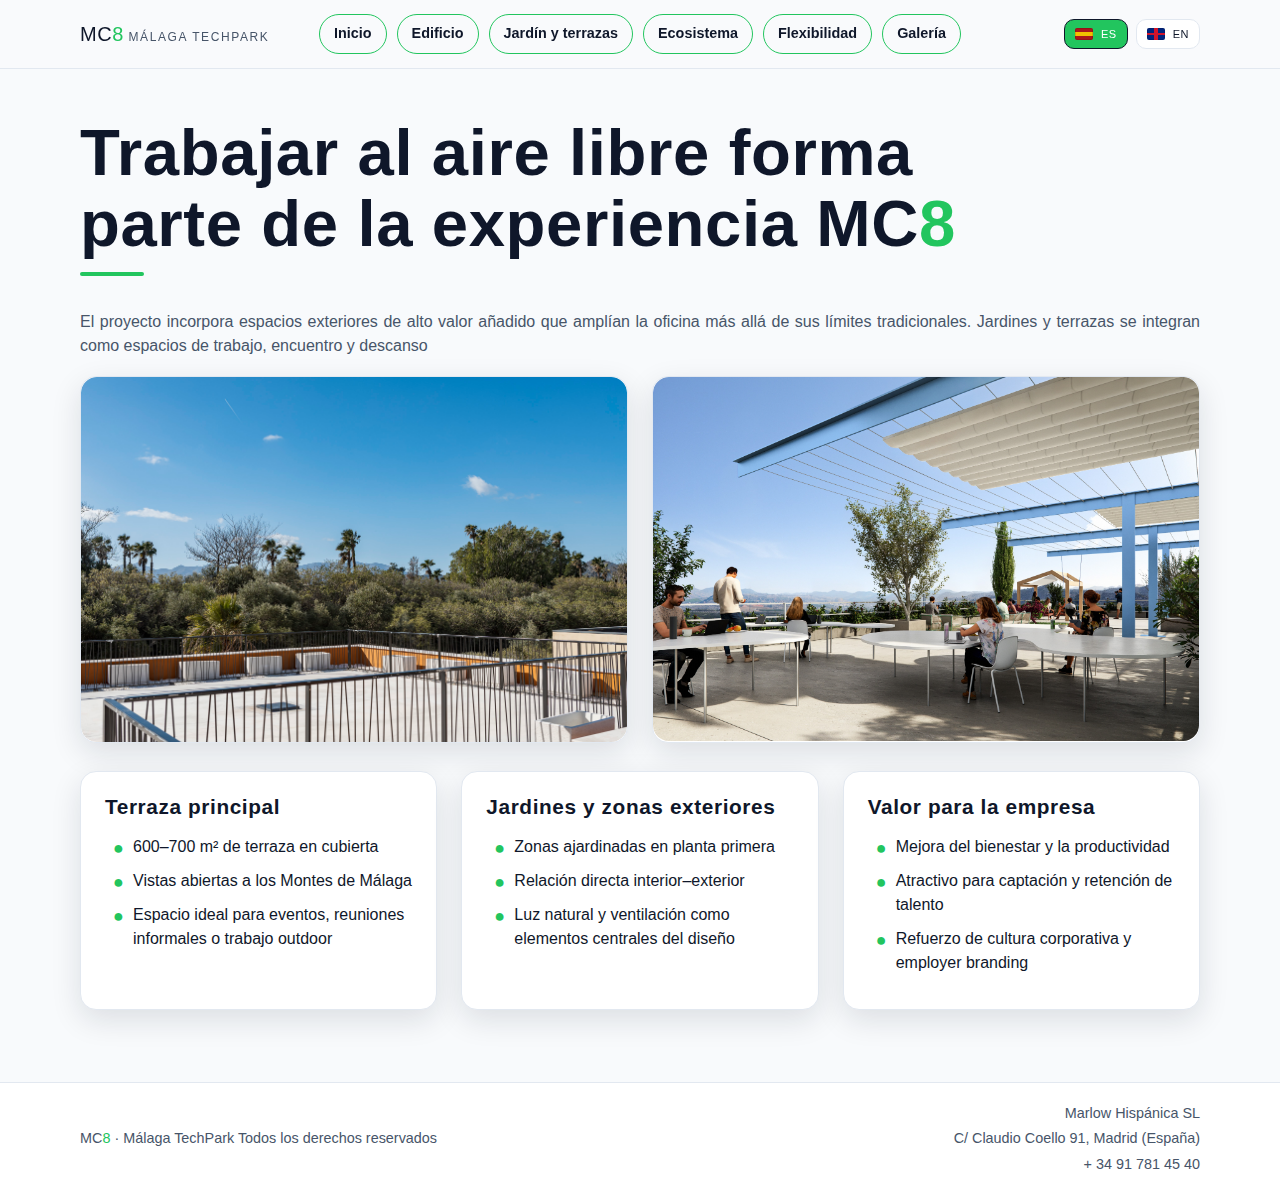
<file: terrazas.html>
﻿<!DOCTYPE html>
<html lang="es">
<head>
  <meta charset="UTF-8" />
  <meta name="viewport" content="width=device-width, initial-scale=1" />
  <title>Jardín y terrazas · MC8 Málaga TechPark</title>
  <meta name="description" content="Terrazas y espacios exteriores del edificio MC8" />
  <link rel="stylesheet" href="styles.css" />
</head>
<body class="page-internal">
  <a class="skip-link" href="#main">Saltar al contenido</a>
  <header class="site-header">
  <div class="container header-inner header-three">
    <div class="brand">
      <div class="brand-text">
        <span class="brand-title">MC<span class="brand-accent">8</span></span>
        <span class="brand-subtitle">Málaga TechPark</span>
      </div>
    </div>
    <nav class="top-nav nav-pills" aria-label="Navegación principal">
  <a data-nav data-i18n="nav.home" href="index.html">Inicio</a>
  <a data-nav data-i18n="nav.specs" href="ficha-tecnica.html">Edificio</a>
  <a data-nav data-i18n="nav.garden" href="terrazas.html">Jardín y terrazas</a>
  <a data-nav data-i18n="nav.ecosystem" href="ecosistema.html">Ecosistema</a>
  <a data-nav data-i18n="nav.flex" href="flexibilidad.html">Flexibilidad</a>
  <a data-nav data-i18n="nav.gallery" href="galeria.html">Galería</a>
</nav>
    <nav class="lang-switch" aria-label="Selector de idioma">
      <a href="#es" class="lang-btn" data-lang="es" onclick="setLang('es'); return false;" aria-label="Español">
        <span class="flag flag-es" aria-hidden="true"></span>
        <span class="lang-label">ES</span>
      </a>
      <a href="#en" class="lang-btn" data-lang="en" onclick="setLang('en'); return false;" aria-label="English">
        <span class="flag flag-en" aria-hidden="true"></span>
        <span class="lang-label">EN</span>
      </a>
    </nav>
  </div>
</header>

  <main id="main">
    <section class="section">
      <div class="container">
        <div class="outdoor-intro">
          <h1 class="page-title" data-i18n="outdoor.h2">Trabajar al aire libre forma parte de la experiencia MC8</h1>
          <p class="section-lead" data-i18n="outdoor.sub">El proyecto incorpora espacios exteriores de alto valor añadido que amplían la oficina más allá de sus límites tradicionales. Jardines y terrazas se integran como espacios de trabajo, encuentro y descanso</p>
        </div>
        <div class="media-grid outdoor-photos">
          <div class="media-card">
            <div class="img-frame">
              <img id="img-terrace" alt="" />
              <div class="img-fallback" aria-hidden="true"></div>
            </div>
          </div>
          <div class="media-card">
            <div class="img-frame">
              <img id="img-exterior" alt="" />
              <div class="img-fallback" aria-hidden="true"></div>
            </div>
          </div>
        </div>
        <div class="media-grid grid-3">
          <div class="media-card">
            <div class="media-body">
              <h3 data-i18n="outdoor.card1.title">Terraza principal</h3>
              <ul class="list-check">
                <li data-i18n="outdoor.card1.l1">600–700 m² de terraza en cubierta</li>
                <li data-i18n="outdoor.card1.l2">Vistas abiertas a los Montes de Málaga</li>
                <li data-i18n="outdoor.card1.l3">Espacio ideal para eventos, reuniones informales o trabajo outdoor</li>
              </ul>
            </div>
          </div>
          <div class="media-card">
            <div class="media-body">
              <h3 data-i18n="outdoor.card2.title">Jardines y zonas exteriores</h3>
              <ul class="list-check">
                <li data-i18n="outdoor.card2.l1">Zonas ajardinadas en planta primera</li>
                <li data-i18n="outdoor.card2.l2">Relación directa interior–exterior</li>
                <li data-i18n="outdoor.card2.l3">Luz natural y ventilación como elementos centrales del diseño</li>
              </ul>
            </div>
          </div>
          <div class="media-card">
            <div class="media-body">
              <h3 data-i18n="outdoor.card3.title">Valor para la empresa</h3>
              <ul class="list-check">
                <li data-i18n="outdoor.card3.l1">Mejora del bienestar y la productividad</li>
                <li data-i18n="outdoor.card3.l2">Atractivo para captación y retención de talento</li>
                <li data-i18n="outdoor.card3.l3">Refuerzo de cultura corporativa y employer branding</li>
              </ul>
            </div>
          </div>
        </div>
      </div>
    </section>
  </main>

    <footer class="site-footer">
    <div class="container footer-inner footer-contact">
      <div>
        <span>MC8 · Málaga TechPark</span>
        <span data-i18n="footer.rights">Todos los derechos reservados</span>
      </div>
      <div class="footer-contact-block">
        <span>Marlow Hispánica SL</span>
        <span>C/ Claudio Coello 91, Madrid (España)</span>
        <span>+ 34 91 781 45 40</span>
      </div>
    </div>
  </footer>

  <script src="main.js?v=20260219b"></script>
</body>
</html>
</file>
<file: styles.css>
:root {
  --space-1: 4px;
  --space-2: 8px;
  --space-3: 12px;
  --space-4: 16px;
  --space-5: 24px;
  --space-6: 32px;
  --space-7: 40px;
  --space-8: 48px;
  --bg: #f8fafc;
  --bg-alt: #f1f5f9;
  --text: #0f172a;
  --muted: #475569;
  --accent: #22c55e;
  --accent-dark: #16a34a;
  --line: #e2e8f0;
  --card: #ffffff;
  --shadow: 0 10px 30px rgba(15, 23, 42, 0.12);
  --radius: 16px;
  --font-title: "Montserrat", "Avenir Next", "Avenir", "Segoe UI", "Helvetica Neue", Arial, sans-serif;
  --font-body: "Avenir Next", "Avenir", "Segoe UI", "Helvetica Neue", Arial, sans-serif;
}

* {
  box-sizing: border-box;
}

html, body {
  margin: 0;
  padding: 0;
  background: var(--bg);
  color: var(--text);
  font-family: var(--font-body);
  line-height: 1.5;
}

img {
  max-width: 100%;
  display: block;
}

a {
  color: inherit;
  text-decoration: none;
}

.container {
  width: min(1120px, 92%);
  margin: 0 auto;
}

.skip-link {
  position: absolute;
  left: -999px;
  top: 0;
  background: #000;
  color: #fff;
  padding: 8px 12px;
  z-index: 10;
}

.skip-link:focus {
  left: 10px;
}

.site-header {
  position: sticky;
  top: 0;
  background: rgba(248, 250, 252, 0.92);
  backdrop-filter: blur(12px);
  border-bottom: 1px solid var(--line);
  z-index: 50;
}

.header-inner {
  display: grid;
  grid-template-columns: auto 1fr auto;
  gap: 16px;
  align-items: center;
  padding: 14px 0;
}

.brand {
  display: flex;
  gap: 12px;
  align-items: center;
}

.logo-wrap {
  width: 46px;
  height: 46px;
  border-radius: 12px;
  border: 1px solid var(--line);
  background: #fff;
  display: grid;
  place-items: center;
  overflow: hidden;
}

.brand-title {
  font-family: var(--font-title);
  font-size: 20px;
  letter-spacing: 0.6px;
}

.brand-accent {
  color: var(--accent);
}

.mc8-inline .brand-accent {
  color: var(--accent);
}

.brand-subtitle {
  font-size: 12px;
  color: var(--muted);
  text-transform: uppercase;
  letter-spacing: 1.6px;
}

.lang-switch {
  display: flex;
  justify-content: flex-end;
  gap: 8px;
  justify-self: end;
  grid-column: 3;
}

.lang-btn {
  padding: 6px 10px;
  border: 1px solid var(--line);
  border-radius: 10px;
  font-size: 12px;
  letter-spacing: 0.8px;
  display: inline-flex;
  align-items: center;
  gap: 8px;
  background: #fff;
}

.lang-btn.active {
  background: var(--accent);
  color: #fff;
  border-color: var(--text);
}

.flag {
  width: 18px;
  height: 12px;
  border-radius: 2px;
  box-shadow: inset 0 0 0 1px rgba(0,0,0,0.12);
}

.flag-es {
  background: linear-gradient(180deg, #aa151b 0 33%, #f1bf00 33% 66%, #aa151b 66% 100%);
}

.flag-en {
  background: linear-gradient(90deg, #00247d 0 100%);
  position: relative;
}

.flag-en::before,
.flag-en::after {
  content: "";
  position: absolute;
  inset: 0;
  background: linear-gradient(90deg, transparent 40%, #cf142b 40% 60%, transparent 60%);
}

.flag-en::after {
  background: linear-gradient(0deg, transparent 40%, #cf142b 40% 60%, transparent 60%);
}

.lang-label {
  font-size: 11px;
  letter-spacing: 0.5px;
}

.header-cta {
  display: flex;
  justify-content: flex-end;
}

.hero {
  padding: 72px 0 48px;
  background: radial-gradient(circle at top left, rgba(34, 197, 94, 0.12), transparent 50%);
}

.hero-grid {
  display: grid;
  grid-template-columns: 1fr 1.15fr;
  gap: 36px;
  align-items: center;
}

.hero-media {
  align-self: start;
}

.hero-copy {
  margin-top: -12px;
}

.hero-address {
  margin-top: 10px;
  font-size: 0.9rem;
  color: var(--muted);
  letter-spacing: 0.6px;
  background: #fff;
  border: 1px solid var(--line);
  border-radius: 999px;
  padding: 6px 12px;
  display: inline-flex;
  box-shadow: 0 8px 16px rgba(15, 23, 42, 0.08);
}

.hero-img {
  position: relative;
}

.hero-address.overlay {
  position: absolute;
  right: 12px;
  bottom: 12px;
  margin: 0;
  text-align: right;
}

.eyebrow {
  text-transform: uppercase;
  letter-spacing: 2px;
  font-size: 12px;
  color: var(--muted);
}

h1, h2, h3 {
  font-family: var(--font-title);
  line-height: 1.1;
  margin: 8px 0 14px;
  letter-spacing: 0.6px;
}

h1 {
  font-size: clamp(2.9rem, 5.2vw, 4.6rem);
  font-weight: 700;
}

h2 {
  font-size: clamp(2.3rem, 3.7vw, 3.5rem);
  font-weight: 700;
}

h3 {
  font-size: 1.3rem;
  font-weight: 600;
}

.lead {
  font-size: 1.1rem;
  color: var(--muted);
  max-width: 560px;
  margin-top: 8px;
}

.hero-actions {
  display: flex;
  gap: 12px;
  margin: 32px 0;
  flex-wrap: wrap;
}

.btn {
  display: inline-flex;
  align-items: center;
  justify-content: center;
  gap: 8px;
  padding: 12px 18px;
  border-radius: 999px;
  font-weight: 600;
  border: 1px solid transparent;
  transition: transform 0.2s ease, box-shadow 0.2s ease;
}

.btn:focus-visible,
input:focus-visible,
select:focus-visible,
textarea:focus-visible,
a:focus-visible {
  outline: 3px solid var(--accent);
  outline-offset: 2px;
}

.btn:hover {
  transform: translateY(-1px);
  box-shadow: var(--shadow);
}

.btn-primary {
  background: var(--accent);
  color: #fff;
}

.btn-secondary {
  background: #fff;
  border-color: var(--line);
  color: var(--text);
}

.btn-outline {
  border-color: var(--line);
  color: var(--text);
  background: transparent;
}

.hero-trust {
  display: flex;
  gap: 22px;
  align-items: center;
  margin: 18px 0 8px;
  padding-top: 6px;
  padding-bottom: 6px;
}

.trust-item {
  border-left: 2px solid var(--accent);
  padding-left: 12px;
}

.hero-trust .trust-item {
  display: flex;
  flex-direction: column;
  align-items: center;
  width: 100%;
}

.hero-trust .trust-value,
.hero-trust .trust-label {
  text-align: center;
  display: block;
}

.trust-value {
  font-weight: 700;
}

.trust-label {
  color: var(--muted);
  font-size: 0.9rem;
}

.trust-item-last {
  border-right: 2px solid var(--accent);
  padding-right: 12px;
}

.hero-trust-right {
  margin-top: 48px;
  width: 100%;
  justify-content: space-between;
}

@media (max-width: 900px) {
  .hero-trust-right {
    flex-wrap: wrap;
  }
}

.section {
  padding: 72px 0;
}

.section-alt {
  background: var(--bg-alt);
}

.section-lead {
  color: var(--muted);
  max-width: 640px;
  margin-top: 12px;
}

.building-intro {
  max-width: 100%;
  text-align: justify;
  text-align-last: left;
}

.building-intro .page-title,
.building-intro .section-lead {
  max-width: 100%;
}

.building-intro .page-title {
  letter-spacing: 0.6px;
  margin-bottom: 18px;
}

.outdoor-intro {
  max-width: 100%;
  text-align: justify;
  text-align-last: left;
}

.outdoor-intro .page-title,
.outdoor-intro .section-lead {
  max-width: 100%;
}

.outdoor-intro .page-title {
  margin-bottom: 16px;
  padding-bottom: 0.12em;
}

.outdoor-intro .page-title::after {
  margin-top: 12px;
  margin-bottom: 10px;
}

/* Align spacing across internal pages (non-home) */
.page-title {
  font-family: var(--font-title);
  font-weight: 700;
  font-size: clamp(3.2rem, 5.1vw, 5.1rem);
  line-height: 1.1;
  text-align: left;
  text-wrap: balance;
  margin-bottom: 10px;
}

.page-internal .section {
  padding-top: 40px;
}

.page-title::after {
  content: "";
  display: block;
  width: 64px;
  height: 4px;
  margin-top: 8px;
  margin-bottom: 8px;
  border-radius: 999px;
  background: var(--accent);
}

.page-internal .section-lead {
  margin-top: 0;
  max-width: 100%;
}

.justify-only {
  text-align: justify;
  text-align-last: left;
  max-width: 100%;
}

.subpoints {
  display: flex;
  gap: 6px;
  margin-top: 6px;
  color: var(--muted);
  font-size: 0.76rem;
  letter-spacing: 0.4px;
  flex-wrap: nowrap;
  justify-content: center;
}

.subpoints span {
  padding: 1px 6px;
  border: 1px solid var(--accent);
  border-radius: 999px;
  background: transparent;
  white-space: nowrap;
}

.flex-plans-cta {
  display: flex;
  justify-content: flex-end;
  margin-top: 8px;
}

.logos-section {
  text-align: center;
}

.logos-section .section-lead {
  text-align: center;
  margin-left: auto;
  margin-right: auto;
}

.logos-grid {
  margin-top: 18px;
  display: grid;
  grid-template-columns: repeat(4, minmax(0, 1fr));
  gap: 18px;
  align-items: center;
}

.logos-grid img {
  max-width: 140px;
  width: 100%;
  height: 48px;
  object-fit: contain;
  margin: 0 auto;
  filter: grayscale(0);
}

@media (max-width: 900px) {
  .logos-grid {
    grid-template-columns: repeat(2, minmax(0, 1fr));
  }
}
.split {
  display: grid;
  grid-template-columns: 1fr 1fr;
  gap: 28px;
  align-items: center;
}

.list-check {
  list-style: none;
  padding: 0;
  margin: 16px 0 0;
}

.list-check li {
  padding-left: 28px;
  position: relative;
  margin-bottom: 10px;
}

.list-check li::before {
  content: "●";
  position: absolute;
  left: 8px;
  color: var(--accent);
  font-size: 18px;
  top: 0;
}

.stat-card {
  background: var(--card);
  padding: 24px;
  border-radius: var(--radius);
  box-shadow: var(--shadow);
  display: grid;
  gap: 16px;
  border: 1px solid var(--line);
}

.stat {
  display: flex;
  flex-direction: column;
  gap: 4px;
}

.stat-value {
  font-size: 1.5rem;
  font-weight: 700;
}

.stat-label {
  color: var(--muted);
  font-size: 0.9rem;
}

.media-grid {
  display: grid;
  grid-template-columns: repeat(2, 1fr);
  gap: 24px;
  margin-top: 28px;
}

.media-grid.grid-4 {
  grid-template-columns: repeat(2, minmax(0, 1fr));
}

@media (min-width: 1100px) {
  .media-grid.grid-4 {
    grid-template-columns: repeat(4, minmax(0, 1fr));
  }
}

.media-grid.grid-3 {
  grid-template-columns: repeat(2, minmax(0, 1fr));
}

@media (min-width: 1100px) {
  .media-grid.grid-3 {
    grid-template-columns: repeat(3, minmax(0, 1fr));
  }
}

.media-grid.outdoor-photos {
  margin-top: 18px;
  margin-bottom: 24px;
  grid-template-columns: repeat(2, minmax(0, 1fr));
}

@media (max-width: 900px) {
  .media-grid.outdoor-photos {
    grid-template-columns: 1fr;
  }
}

.media-grid.plans-grid {
  margin-top: 22px;
  margin-bottom: 26px;
  grid-template-columns: repeat(2, minmax(0, 1fr));
}

@media (max-width: 900px) {
  .media-grid.plans-grid {
    grid-template-columns: 1fr;
  }
}

.media-card {
  background: var(--card);
  border-radius: var(--radius);
  box-shadow: var(--shadow);
  overflow: hidden;
  border: 1px solid var(--line);
}

.media-body {
  padding: 16px 24px 24px;
}

.img-frame {
  position: relative;
  border-radius: var(--radius);
  overflow: hidden;
  background: linear-gradient(140deg, #e2e8f0, #ffffff);
  min-height: 240px;
}

.hero .img-frame {
  min-height: 240px;
  border-radius: var(--radius);
  box-shadow: none;
}

.img-frame.tall {
  min-height: 340px;
}

.img-frame img {
  width: 100%;
  height: 100%;
  object-fit: cover;
}

.img-fallback {
  position: absolute;
  inset: 0;
  background: radial-gradient(circle at top left, rgba(34, 197, 94, 0.25), transparent 55%),
              linear-gradient(120deg, rgba(15, 23, 42, 0.15), rgba(255, 255, 255, 0.8));
  opacity: 0;
  transition: opacity 0.2s ease;
  pointer-events: none;
}

.img-frame.is-fallback .img-fallback {
  opacity: 1;
}

.metrics {
  display: grid;
  grid-template-columns: repeat(2, minmax(0, 1fr));
  gap: 16px;
}

.map-embed {
  margin-top: 36px;
  border-radius: var(--radius);
  overflow: hidden;
  border: 1px solid var(--line);
  box-shadow: var(--shadow);
  background: #fff;
}

.map-embed iframe {
  width: 100%;
  height: 360px;
  border: 0;
  display: block;
}

.metric {
  background: var(--card);
  border-radius: 14px;
  padding: 16px;
  box-shadow: var(--shadow);
  border: 1px solid var(--line);
}

.metric-value {
  font-size: 1.4rem;
  font-weight: 700;
}

.metric-label {
  color: var(--muted);
  font-size: 0.9rem;
}

.service-grid {
  display: grid;
  grid-template-columns: repeat(3, 1fr);
  gap: 16px;
  margin-top: 0;
}

.service-card {
  background: var(--card);
  border-radius: 14px;
  padding: 16px;
  box-shadow: var(--shadow);
  font-weight: 600;
  border: 1px solid var(--line);
}

.news-gallery {
  display: flex;
  gap: 16px;
  overflow-x: auto;
  scroll-snap-type: x mandatory;
  scroll-behavior: smooth;
  padding-bottom: 10px;
  margin-top: 0;
  cursor: grab;
}

.news-gallery::-webkit-scrollbar {
  height: 8px;
}

.news-gallery::-webkit-scrollbar-thumb {
  background: var(--accent);
  border-radius: 8px;
}

.news-gallery .service-card {
  scroll-snap-align: start;
  min-width: min(72%, 420px);
  min-height: 180px;
  display: flex;
  flex-direction: column;
  justify-content: space-between;
  background:
    radial-gradient(circle at 20% 20%, rgba(0,0,0,0.05), transparent 35%),
    radial-gradient(circle at 80% 30%, rgba(0,0,0,0.04), transparent 30%),
    linear-gradient(0deg, rgba(0,0,0,0.03), rgba(0,0,0,0.03)),
    #fbf7ef;
  border: 1px solid #d6cbbd;
  box-shadow: 0 8px 18px rgba(15, 23, 42, 0.08);
  position: relative;
}

.news-gallery .service-card::before {
  content: "";
  position: absolute;
  top: 10px;
  left: 10px;
  right: 10px;
  height: 2px;
  background: #c9b79f;
  opacity: 0.6;
}

.news-carousel {
  position: relative;
  padding: 0 22px;
  margin-top: 12px;
  display: block;
}

.news-section-title {
  text-align: center;
}

.news-section-title + .news-carousel {
  margin-top: 52px;
}

.news-track-wrap {
  position: relative;
}


.news-btn {
  position: absolute;
  top: 50%;
  transform: translateY(-50%);
  background: var(--accent);
  color: #fff;
  border: none;
  width: 38px;
  height: 38px;
  border-radius: 50%;
  display: grid;
  place-items: center;
  cursor: pointer;
  box-shadow: var(--shadow);
  z-index: 5;
}



.news-btn.prev {
  left: -8px;
}

.news-btn.next {
  right: -8px;
}
.news-head {
  font-size: 1.05rem;
  font-weight: 700;
  margin-bottom: 10px;
  font-family: "Georgia", "Times New Roman", serif;
  letter-spacing: 0.2px;
}

.news-source {
  display: flex;
  gap: 6px;
  align-items: center;
  font-size: 0.85rem;
  color: #6b6255;
  text-transform: uppercase;
  letter-spacing: 0.8px;
}

.news-source .inline-link {
  font-weight: 600;
}

.news-head {
  font-size: 1.05rem;
  font-weight: 700;
  margin-bottom: 10px;
  font-family: "Georgia", "Times New Roman", serif;
  letter-spacing: 0.2px;
}

.news-source {
  display: flex;
  gap: 6px;
  align-items: center;
  font-size: 0.85rem;
  color: #6b6255;
  text-transform: uppercase;
  letter-spacing: 0.8px;
}

.news-source .inline-link {
  font-weight: 600;
}

.carousel {
  position: relative;
  margin-top: 0;
}

.gallery-block + .gallery-block {
  margin-top: 26px;
}

.gallery-block-title {
  font-family: var(--font-title);
  font-size: 1.4rem;
  letter-spacing: 0.6px;
  margin: 14px 0 10px;
}

.carousel-track {
  display: flex;
  gap: 16px;
  overflow-x: auto;
  scroll-snap-type: x mandatory;
  scroll-behavior: smooth;
  padding-bottom: 10px;
}

.carousel-track::-webkit-scrollbar {
  height: 8px;
}

.carousel-track::-webkit-scrollbar-thumb {
  background: var(--accent);
  border-radius: 8px;
}

.carousel-item {
  scroll-snap-align: start;
  min-width: min(72%, 560px);
}

.carousel-item .img-frame {
  min-height: 320px;
  aspect-ratio: 4 / 3;
}

.carousel-item .img-frame img {
  width: 100%;
  height: 100%;
  object-fit: cover;
}

.lightbox-img {
  cursor: pointer;
}

/* Lightbox */
.lightbox {
  position: fixed;
  inset: 0;
  display: none;
  z-index: 200;
}

.lightbox.is-open {
  display: block;
}

.lightbox-backdrop {
  position: absolute;
  inset: 0;
  background: rgba(15, 23, 42, 0.75);
}

.lightbox-card {
  position: relative;
  max-width: 96vw;
  max-height: 92vh;
  margin: 4vh auto 0;
  padding: 0;
  background: transparent;
  border-radius: 0;
  box-shadow: none;
  display: flex;
  justify-content: center;
  align-items: center;
}

.lightbox-card img {
  width: min(78vh, 90vw);
  height: min(78vh, 90vw);
  display: block;
  object-fit: cover;
  border: 3px solid var(--accent);
  border-radius: 8px;
}

.lightbox-close {
  position: absolute;
  top: 2px;
  right: 2px;
  border: none;
  background: transparent;
  font-size: 34px;
  color: #fff;
  text-shadow: 0 2px 8px rgba(0,0,0,0.5);
  cursor: pointer;
}

.lightbox-nav {
  position: absolute;
  top: 50%;
  transform: translateY(-50%);
  width: 42px;
  height: 42px;
  border-radius: 50%;
  border: 2px solid #fff;
  background: rgba(15, 23, 42, 0.45);
  color: #fff;
  font-size: 26px;
  line-height: 1;
  cursor: pointer;
}

.lightbox-nav.prev {
  left: 2px;
}

.lightbox-nav.next {
  right: 2px;
}



.testimonial {
  background: var(--card);
  border-radius: var(--radius);
  padding: 28px;
  box-shadow: var(--shadow);
  text-align: center;
  border: 1px solid var(--line);
  margin: 8px 0;
}

.quote {
  font-size: 1.25rem;
  font-style: italic;
}

.author {
  margin-top: 12px;
  color: var(--muted);
}

.cta-section {
  background: linear-gradient(140deg, #ecfdf3, #f8fafc);
}

.lead-form {
  background: var(--card);
  border-radius: var(--radius);
  padding: 22px;
  box-shadow: var(--shadow);
  border: 1px solid var(--line);
  margin-top: 8px;
}

.form-grid {
  display: grid;
  grid-template-columns: repeat(2, 1fr);
  gap: 14px;
}

.field {
  display: flex;
  flex-direction: column;
  gap: 8px;
}

.field.full {
  grid-column: 1 / -1;
}

input, select, textarea {
  padding: 10px 12px;
  border-radius: 10px;
  border: 1px solid var(--line);
  font-family: var(--font-body);
  font-size: 0.95rem;
  background: #fff;
}

.error {
  color: #b1442a;
  font-size: 0.85rem;
  min-height: 18px;
}

.checkbox {
  display: flex;
  gap: 8px;
  align-items: center;
  flex-wrap: wrap;
}

.inline-link {
  color: var(--accent-dark);
  text-decoration: underline;
  font-size: 0.9rem;
}

.turnstile {
  margin-top: 10px;
  display: flex;
  justify-content: flex-start;
}

.form-actions {
  margin-top: 16px;
  display: grid;
  gap: 8px;
}

.form-status {
  color: var(--muted);
  min-height: 18px;
}

.form-status.success {
  color: var(--accent);
  font-weight: 600;
}

.form-status .status-icon {
  display: inline-block;
  margin-right: 6px;
  font-weight: 700;
}

.hidden {
  display: none;
}

/* Tabs */
.tabs {
  border: 1px solid var(--line);
  border-radius: var(--radius);
  padding: 16px;
  background: #fff;
  box-shadow: var(--shadow);
}

.tab-buttons {
  display: flex;
  flex-wrap: wrap;
  gap: 10px;
  border-bottom: 1px solid var(--line);
  padding-bottom: 12px;
}

.tab-btn {
  border: 1px solid var(--line);
  background: #fff;
  padding: 8px 14px;
  border-radius: 999px;
  font-weight: 600;
  font-size: 0.9rem;
  cursor: pointer;
}

.tab-btn.active {
  background: var(--accent);
  color: #fff;
  border-color: var(--accent);
}

.tab-panels {
  padding-top: 16px;
}

.tab-panel {
  display: none;
}

.tab-panel.active {
  display: block;
}

/* Modal */
.modal {
  position: fixed;
  inset: 0;
  display: none;
  z-index: 100;
}

.modal.is-open {
  display: block;
}

.modal-backdrop {
  position: absolute;
  inset: 0;
  background: rgba(15, 23, 42, 0.55);
}

.modal-card {
  position: relative;
  max-width: 760px;
  margin: 4vh auto 0;
  background: #fff;
  border-radius: var(--radius);
  border: 1px solid var(--line);
  box-shadow: var(--shadow);
  padding: 20px;
  z-index: 1;
  max-height: 85vh;
  overflow: auto;
}

.modal-header {
  display: flex;
  justify-content: space-between;
  align-items: center;
  gap: 10px;
}

.modal-sub {
  color: var(--muted);
  margin: 6px 0 16px;
}

.modal-close {
  border: none;
  background: transparent;
  font-size: 24px;
  cursor: pointer;
}

.site-footer {
  border-top: 1px solid var(--line);
  padding: 20px 0;
  background: #ffffff;
}

.footer-inner {
  display: flex;
  justify-content: space-between;
  gap: 8px;
  font-size: 0.9rem;
  color: var(--muted);
}

@media (max-width: 900px) {
  .hero-grid,
  .split,
  .media-grid,
  .form-grid {
    grid-template-columns: 1fr;
  }

  .header-inner {
    grid-template-columns: 1fr;
    justify-items: start;
  }

  .header-cta {
    justify-content: start;
  }

  .service-grid {
    grid-template-columns: 1fr 1fr;
  }

        .specs-grid {
    grid-template-columns: 1fr 1fr;
  }

.specs-grid {
    grid-template-columns: 1fr 1fr;
  }

.news-gallery {
    grid-template-columns: repeat(2, minmax(0, 1fr));
  }

.metrics {
    grid-template-columns: 1fr;
  }

  
    .news-gallery .service-card {
  scroll-snap-align: start;
  min-width: min(72%, 420px);
  min-height: 180px;
  display: flex;
  flex-direction: column;
  justify-content: space-between;
  background: #fbf7ef;
  border: 1px solid #d6cbbd;
  box-shadow: 0 8px 18px rgba(15, 23, 42, 0.08);
  position: relative;
  .specs-list {
    grid-template-columns: 1fr;
  }

  .specs-list {
    grid-template-columns: 1fr;
  }

}

}

@media (max-width: 640px) {
  .hero {
    padding-top: 36px;
  }

  .hero-actions {
    flex-direction: column;
    align-items: stretch;
  }

  .service-grid {
    grid-template-columns: 1fr;
  }

      .specs-grid {
    grid-template-columns: 1fr;
  }

.specs-grid {
    grid-template-columns: 1fr;
  }

.footer-inner {
    flex-direction: column;
  }

  .carousel-item {
    min-width: 90%;
  }
  .news-gallery {
    grid-template-columns: 1fr;
  }

}

/*







/* Specs list overrides */
.specs-list { list-style: none; padding: 0; margin: 16px 0 0; display: grid; grid-template-columns: repeat(2, minmax(0,1fr)); gap: 10px 24px; }
.specs-list li { display: flex; align-items: baseline; gap: 10px; padding-left: 24px; position: relative; font-size: 1rem; line-height: 1.4; }
.specs-list li::before { content: ''; position: absolute; left: 0; top: 6px; width: 10px; height: 10px; border-radius: 50%; background: var(--accent); box-shadow: 0 0 0 3px rgba(34,197,94,0.18); }
.specs-key { color: var(--muted); font-size: 0.9rem; text-transform: uppercase; letter-spacing: 1px; min-width: 210px; }
.specs-val { font-size: 1.05rem; font-weight: 700; }
@media (max-width: 900px) { .specs-list { grid-template-columns: 1fr; } }


/* Header nav pills layout */
.header-inner.header-three {
  display: grid;
  grid-template-columns: 1fr auto 1fr;
  grid-template-areas: "brand nav lang";
  align-items: center;
  gap: 16px;
}

.header-inner.header-three .brand { grid-area: brand; }
.header-inner.header-three .top-nav { grid-area: nav; }
.header-inner.header-three .lang-switch { grid-area: lang; justify-self: end; }

.top-nav.nav-pills {
  justify-self: center;
  display: flex;
  gap: 10px;
  flex-wrap: wrap;
  justify-content: center;
}

.top-nav.nav-pills a {
  border: 1.5px solid var(--accent);
  color: var(--text);
  padding: 8px 14px;
  border-radius: 999px;
  font-weight: 600;
  font-size: 0.9rem;
  background: transparent;
  transition: transform 0.2s ease, box-shadow 0.2s ease, background 0.2s ease, color 0.2s ease;
}

.top-nav.nav-pills a:hover,
.top-nav.nav-pills a:focus-visible {
  background: var(--accent);
  color: #fff;
  box-shadow: var(--shadow);
}

@media (max-width: 980px) {
  .header-inner.header-three {
    grid-template-columns: 1fr auto;
    grid-template-areas:
      "brand lang"
      "nav nav";
  }
  .top-nav.nav-pills {
    justify-self: center;
  }
}



/* Footer contact */
.footer-inner.footer-contact {
  align-items: center;
}

.footer-contact-block {
  display: flex;
  flex-direction: column;
  gap: 4px;
  text-align: right;
  color: var(--muted);
  font-size: 0.9rem;
}

@media (max-width: 700px) {
  .footer-inner.footer-contact {
    flex-direction: column;
    align-items: flex-start;
    gap: 12px;
  }
  .footer-contact-block {
    text-align: left;
  }
}
</file>
